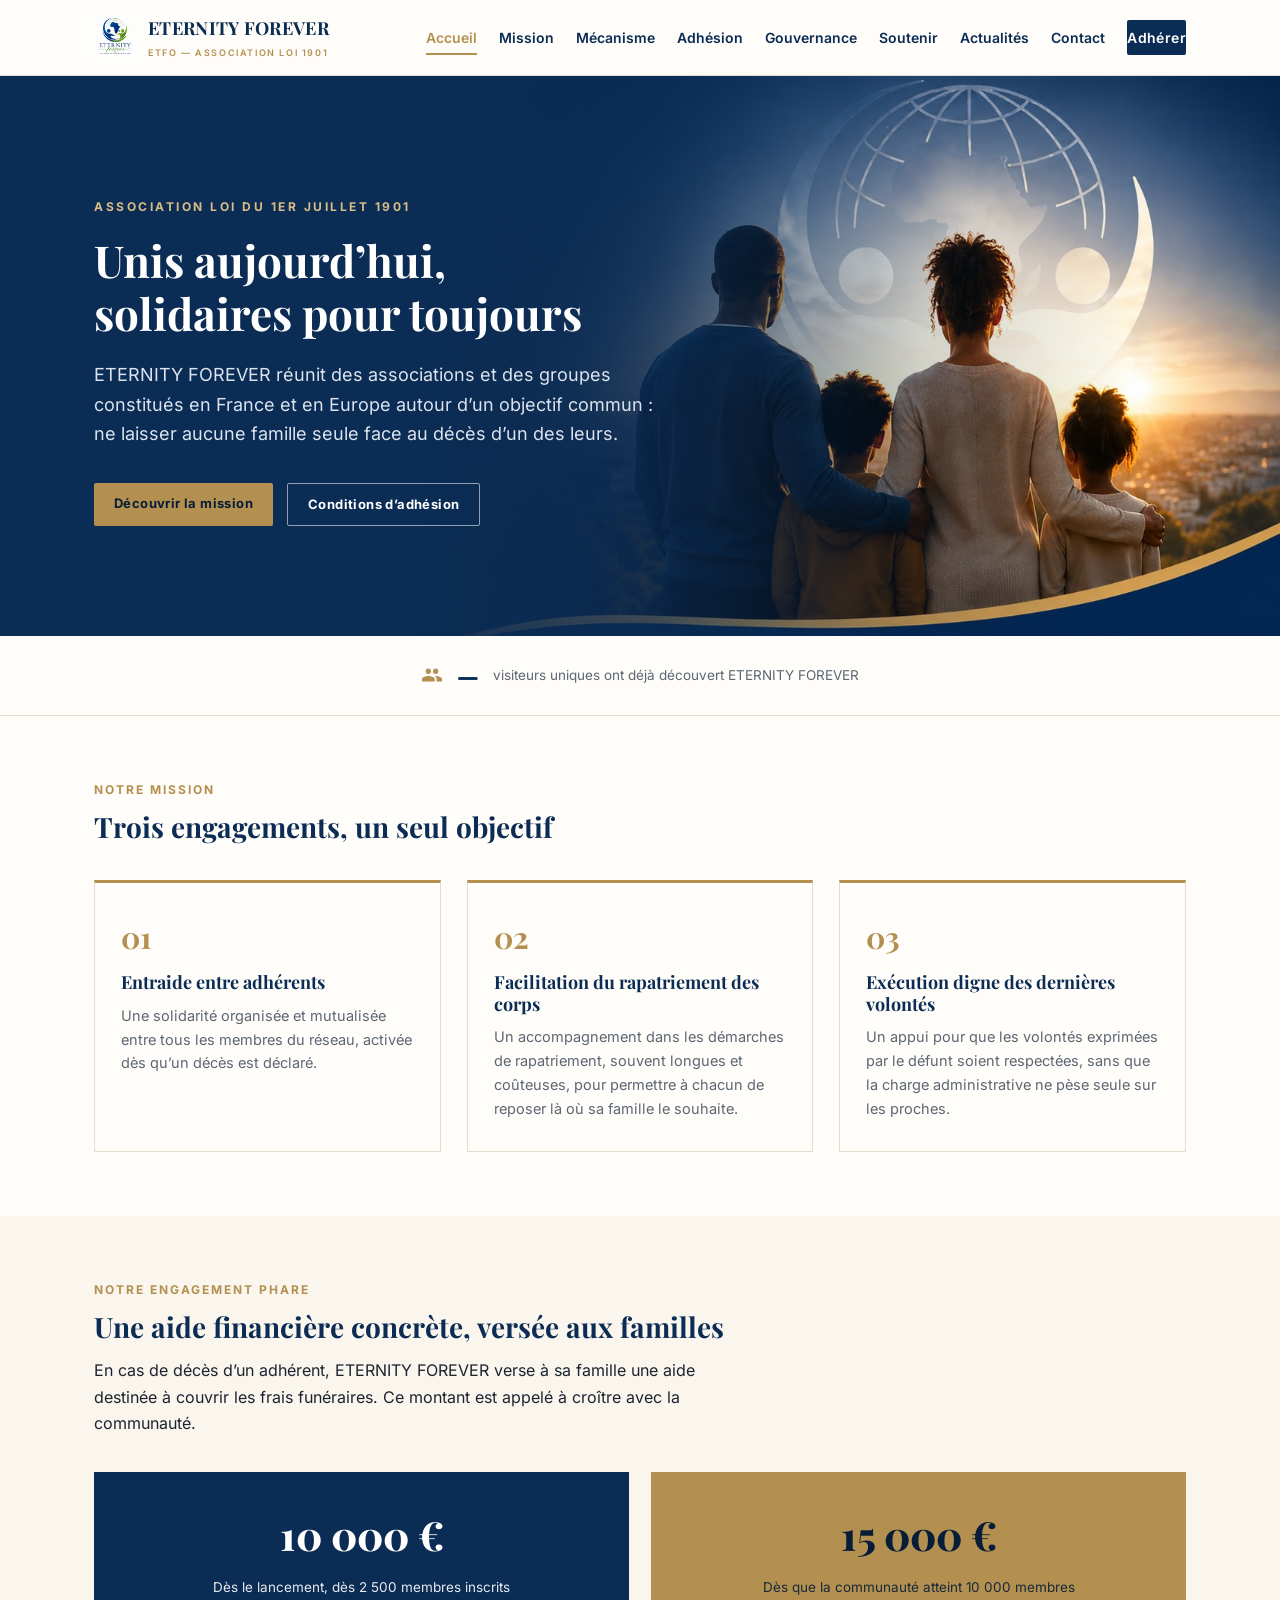
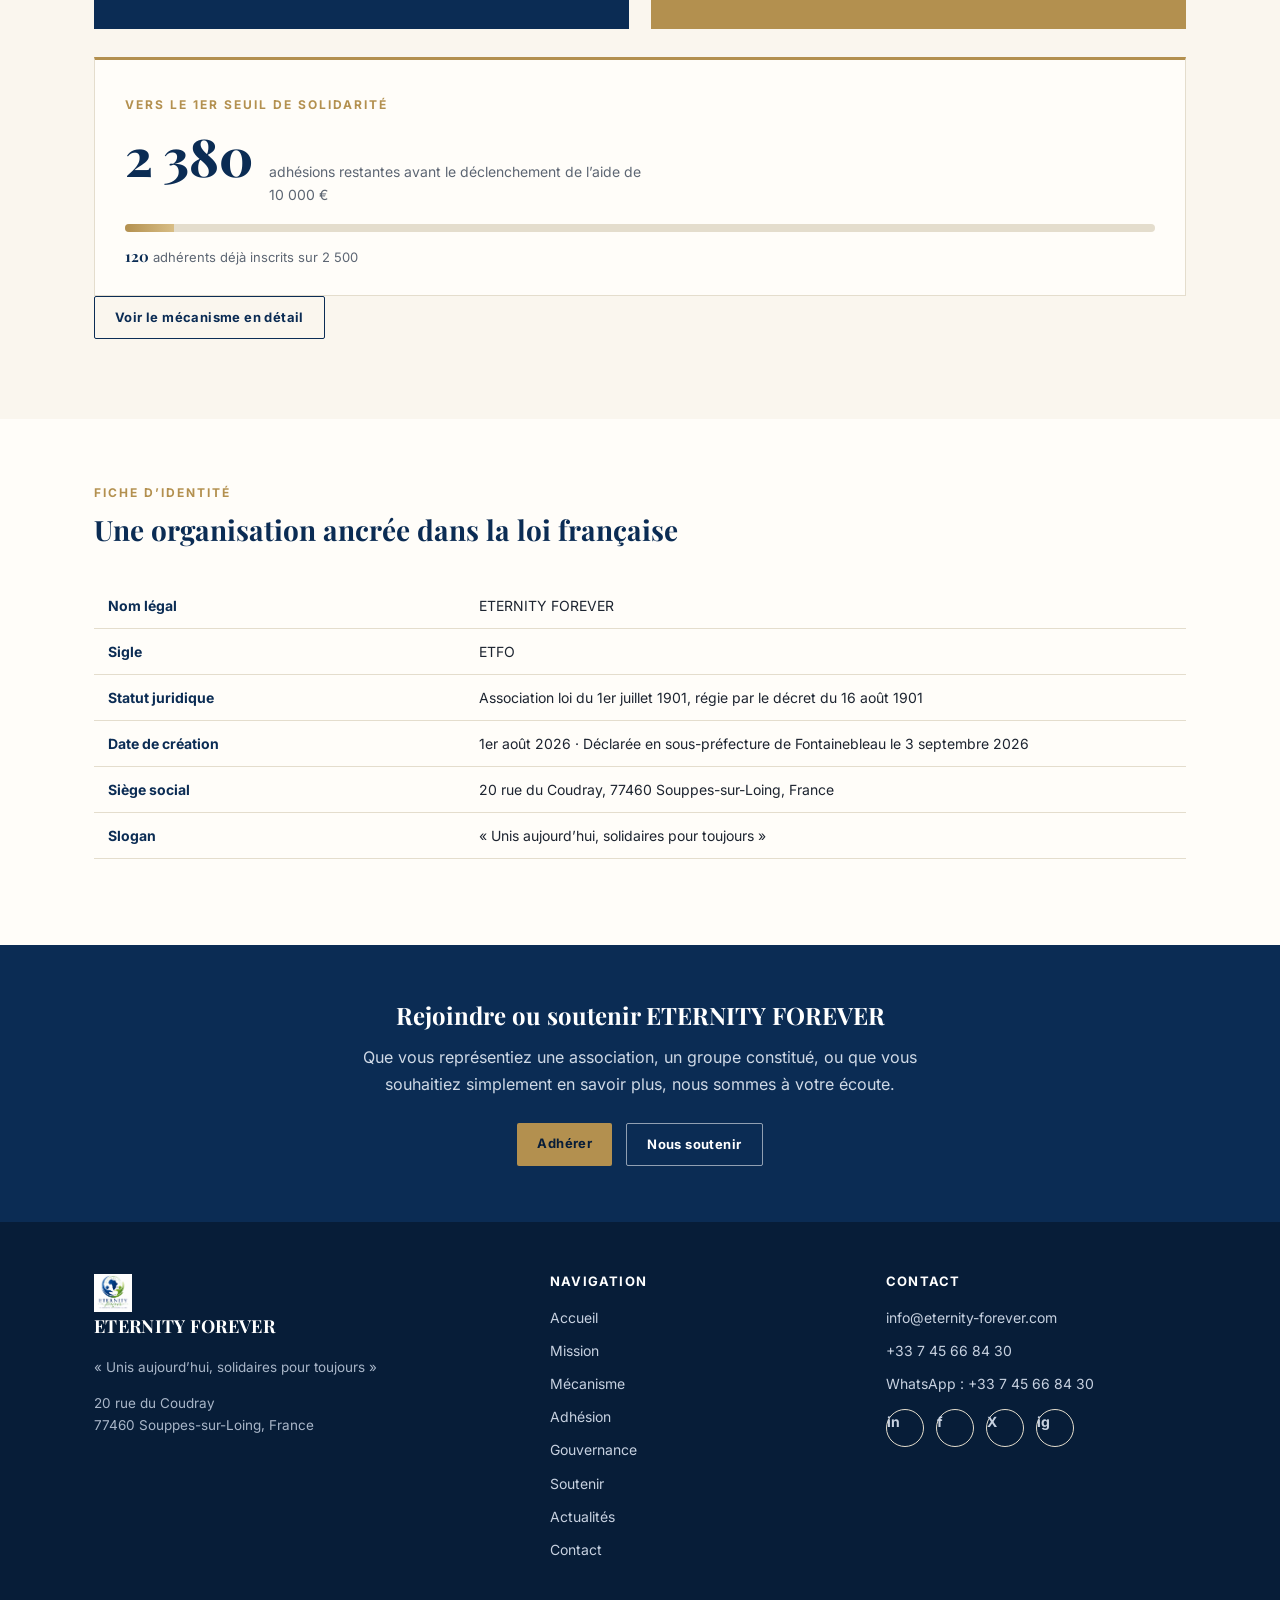
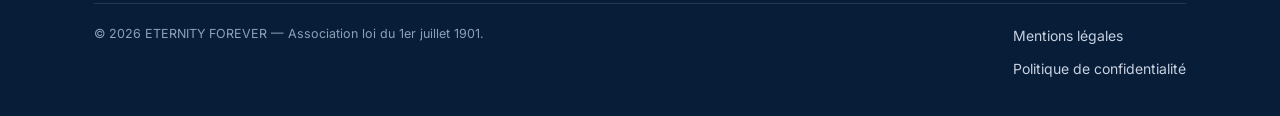
<file: index.html>
<!DOCTYPE html>
<html lang="fr">
<head>
<meta charset="UTF-8">
<meta name="viewport" content="width=device-width, initial-scale=1.0">
<title>ETERNITY FOREVER — Solidarité funéraire entre communautés</title>
<meta name="description" content="ETERNITY FOREVER (ETFO) est une association loi 1901 qui organise l'entraide funéraire entre associations et groupes en France et en Europe : rapatriement des corps, exécution digne des dernières volontés, aide financière aux familles.">
<link rel="canonical" href="https://eternity-forever.com/">
<meta name="robots" content="index, follow">
<link rel="icon" type="image/png" href="assets/favicon.png">
<link rel="stylesheet" href="assets/styles.css?v=1793369944541">

<meta property="og:type" content="website">
<meta property="og:site_name" content="ETERNITY FOREVER">
<meta property="og:title" content="ETERNITY FOREVER — Solidarité funéraire entre communautés">
<meta property="og:description" content="ETERNITY FOREVER (ETFO) est une association loi 1901 qui organise l'entraide funéraire entre associations et groupes en France et en Europe : rapatriement des corps, exécution digne des dernières volontés, aide financière aux familles.">
<meta property="og:url" content="https://eternity-forever.com/">
<meta property="og:image" content="https://eternity-forever.com/assets/cover.png">
<meta property="og:locale" content="fr_FR">
<meta name="twitter:card" content="summary_large_image">
<meta name="twitter:title" content="ETERNITY FOREVER — Solidarité funéraire entre communautés">
<meta name="twitter:description" content="ETERNITY FOREVER (ETFO) est une association loi 1901 qui organise l'entraide funéraire entre associations et groupes en France et en Europe : rapatriement des corps, exécution digne des dernières volontés, aide financière aux familles.">
<meta name="twitter:image" content="https://eternity-forever.com/assets/cover.png">

<script type="application/ld+json">
{
  "@context": "https://schema.org",
  "@type": "NGO",
  "name": "ETERNITY FOREVER",
  "alternateName": "ETFO",
  "url": "https://eternity-forever.com/",
  "logo": "https://eternity-forever.com/assets/logo.jpg",
  "email": "info@eternity-forever.com",
  "telephone": "+33 7 45 66 84 30",
  "slogan": "Unis aujourd\u2019hui, solidaires pour toujours",
  "address": {
    "@type": "PostalAddress",
    "streetAddress": "20 rue du Coudray",
    "postalCode": "77460",
    "addressLocality": "Souppes-sur-Loing",
    "addressCountry": "FR"
  }
}
</script>
</head>
<body>
<a href="#main" class="skip-link">Aller au contenu</a>
<header class="site-header">
    <div class="bar">
      <a href="index.html" class="brand">
        <img src="assets/logo.jpg" alt="Logo ETERNITY FOREVER">
        <span class="name">ETERNITY FOREVER<small>ETFO — Association loi 1901</small></span>
      </a>
      <button class="navtoggle" aria-label="Ouvrir le menu" aria-expanded="false">
        <span></span><span></span><span></span>
      </button>
      <nav class="mainnav">
        <a href="index.html" class="active" aria-current="page">Accueil</a>
        <a href="mission.html">Mission</a>
        <a href="mecanisme.html">Mécanisme</a>
        <a href="adhesion.html">Adhésion</a>
        <a href="gouvernance.html">Gouvernance</a>
        <a href="soutenir.html">Soutenir</a>
        <a href="actualites.html">Actualités</a>
        <a href="contact.html">Contact</a>
        <a href="adhesion.html" class="cta-btn">Adhérer</a>
      </nav>
    </div>
  </header>
<main id="main">

  <section class="hero">
    <div class="hero-inner">
      <div class="eyebrow">Association loi du 1er juillet 1901</div>
      <h1>Unis aujourd’hui,<br>solidaires pour toujours</h1>
      <p class="lead">ETERNITY FOREVER réunit des associations et des groupes constitués en France et en Europe autour d’un objectif commun : ne laisser aucune famille seule face au décès d’un des leurs.</p>
      <div class="actions">
        <a href="mission.html" class="cta-btn light">Découvrir la mission</a>
        <a href="adhesion.html" class="cta-btn outline">Conditions d’adhésion</a>
      </div>
    </div>
  </section>

  <section class="visitor-band">
    <div class="vb-inner">
      <span class="vb-icon" aria-hidden="true">
        <svg viewBox="0 0 24 24" fill="none" xmlns="http://www.w3.org/2000/svg"><path d="M16 11c1.66 0 2.99-1.34 2.99-3S17.66 5 16 5s-3 1.34-3 3 1.34 3 3 3zm-8 0c1.66 0 2.99-1.34 2.99-3S9.66 5 8 5 5 6.34 5 8s1.34 3 3 3zm0 2c-2.33 0-7 1.17-7 3.5V19h14v-2.5c0-2.33-4.67-3.5-7-3.5zm8 0c-.29 0-.62.02-.97.05 1.16.84 1.97 1.97 1.97 3.45V19h6v-2.5c0-2.33-4.67-3.5-7-3.5z" fill="currentColor"/></svg>
      </span>
      <span class="vb-count" id="visitor-count">—</span>
      <span class="vb-label">visiteurs uniques ont déjà découvert ETERNITY FOREVER</span>
    </div>
  </section>

  <section class="block">
    <div class="container">
      <div class="section-head">
        <div class="kicker">Notre mission</div>
        <h2>Trois engagements, un seul objectif</h2>
      </div>
      <div class="grid3">
        <div class="pillar">
          <div class="pnum">01</div>
          <h3>Entraide entre adhérents</h3>
          <p>Une solidarité organisée et mutualisée entre tous les membres du réseau, activée dès qu’un décès est déclaré.</p>
        </div>
        <div class="pillar">
          <div class="pnum">02</div>
          <h3>Facilitation du rapatriement des corps</h3>
          <p>Un accompagnement dans les démarches de rapatriement, souvent longues et coûteuses, pour permettre à chacun de reposer là où sa famille le souhaite.</p>
        </div>
        <div class="pillar">
          <div class="pnum">03</div>
          <h3>Exécution digne des dernières volontés</h3>
          <p>Un appui pour que les volontés exprimées par le défunt soient respectées, sans que la charge administrative ne pèse seule sur les proches.</p>
        </div>
      </div>
    </div>
  </section>

  <section class="block alt">
    <div class="container">
      <div class="section-head">
        <div class="kicker">Notre engagement phare</div>
        <h2>Une aide financière concrète, versée aux familles</h2>
        <p>En cas de décès d’un adhérent, ETERNITY FOREVER verse à sa famille une aide destinée à couvrir les frais funéraires. Ce montant est appelé à croître avec la communauté.</p>
      </div>
      <div class="stat-row">
        <div class="stat">
          <div class="amount">10 000 €</div>
          <div class="cond">Dès le lancement, dès 2 500 membres inscrits</div>
        </div>
        <div class="stat alt">
          <div class="amount">15 000 €</div>
          <div class="cond">Dès que la communauté atteint 10 000 membres</div>
        </div>
      </div>

      <div class="countdown-box">
        <span class="cd-kicker">VERS LE 1ER SEUIL DE SOLIDARITÉ</span>
        <div class="cd-figures">
          <span class="cd-number">2 380</span>
          <span class="cd-caption">adhésions restantes avant le déclenchement de l’aide de 10 000 €</span>
        </div>
        <div class="cd-bar-track"><div class="cd-bar-fill" style="width:4.8%"></div></div>
        <div class="cd-foot"><strong>120</strong> adhérents déjà inscrits sur 2 500</div>
      </div>

      <p><a href="mecanisme.html" class="cta-btn ghost">Voir le mécanisme en détail</a></p>
    </div>
  </section>

  <section class="block">
    <div class="container">
      <div class="section-head">
        <div class="kicker">Fiche d’identité</div>
        <h2>Une organisation ancrée dans la loi française</h2>
      </div>
      <table class="info">
        <tr><td class="k">Nom légal</td><td>ETERNITY FOREVER</td></tr>
        <tr><td class="k">Sigle</td><td>ETFO</td></tr>
        <tr><td class="k">Statut juridique</td><td>Association loi du 1er juillet 1901, régie par le décret du 16 août 1901</td></tr>
        <tr><td class="k">Date de création</td><td>1er août 2026 · Déclarée en sous-préfecture de Fontainebleau le 3 septembre 2026</td></tr>
        <tr><td class="k">Siège social</td><td>20 rue du Coudray, 77460 Souppes-sur-Loing, France</td></tr>
        <tr><td class="k">Slogan</td><td>« Unis aujourd’hui, solidaires pour toujours »</td></tr>
      </table>
    </div>
  </section>

  <section class="cta-band">
    <div class="container">
      <h2>Rejoindre ou soutenir ETERNITY FOREVER</h2>
      <p>Que vous représentiez une association, un groupe constitué, ou que vous souhaitiez simplement en savoir plus, nous sommes à votre écoute.</p>
      <div class="actions">
        <a href="adhesion.html" class="cta-btn light">Adhérer</a>
        <a href="soutenir.html" class="cta-btn outline">Nous soutenir</a>
      </div>
    </div>
  </section>

</main>
<footer class="site-footer">
    <div class="container">
      <div class="footer-grid">
        <div>
          <a href="index.html" class="brand" style="margin-bottom:14px;">
            <img src="assets/logo.jpg" alt="Logo ETERNITY FOREVER" style="height:38px;">
            <span class="name">ETERNITY FOREVER</span>
          </a>
          <p>« Unis aujourd’hui, solidaires pour toujours »</p>
          <p>20 rue du Coudray<br>77460 Souppes-sur-Loing, France</p>
        </div>
        <div>
          <h4>Navigation</h4>
          <a href="index.html">Accueil</a>
          <a href="mission.html">Mission</a>
          <a href="mecanisme.html">Mécanisme</a>
          <a href="adhesion.html">Adhésion</a>
          <a href="gouvernance.html">Gouvernance</a>
          <a href="soutenir.html">Soutenir</a>
          <a href="actualites.html">Actualités</a>
          <a href="contact.html">Contact</a>
        </div>
        <div>
          <h4>Contact</h4>
          <a href="mailto:info@eternity-forever.com">info@eternity-forever.com</a>
          <a href="tel:+33745668430">+33 7 45 66 84 30</a>
          <a href="https://wa.me/33745668430" target="_blank" rel="noopener">WhatsApp : +33 7 45 66 84 30</a>
          <div class="social-row" aria-label="Réseaux sociaux d'ETERNITY FOREVER">
            <a href="#" title="LinkedIn (lien à compléter)">in</a>
            <a href="#" title="Facebook (lien à compléter)">f</a>
            <a href="#" title="X (lien à compléter)">X</a>
            <a href="#" title="Instagram (lien à compléter)">ig</a>
          </div>
        </div>
      </div>
      <div class="footer-bottom">
        <span>© 2026 ETERNITY FOREVER — Association loi du 1er juillet 1901.</span>
        <span><a href="mentions-legales.html">Mentions légales</a><a href="confidentialite.html">Politique de confidentialité</a></span>
      </div>
    </div>
  </footer>
<script src="assets/main.js?v=1793369944541"></script>
</body>
</html>
</file>
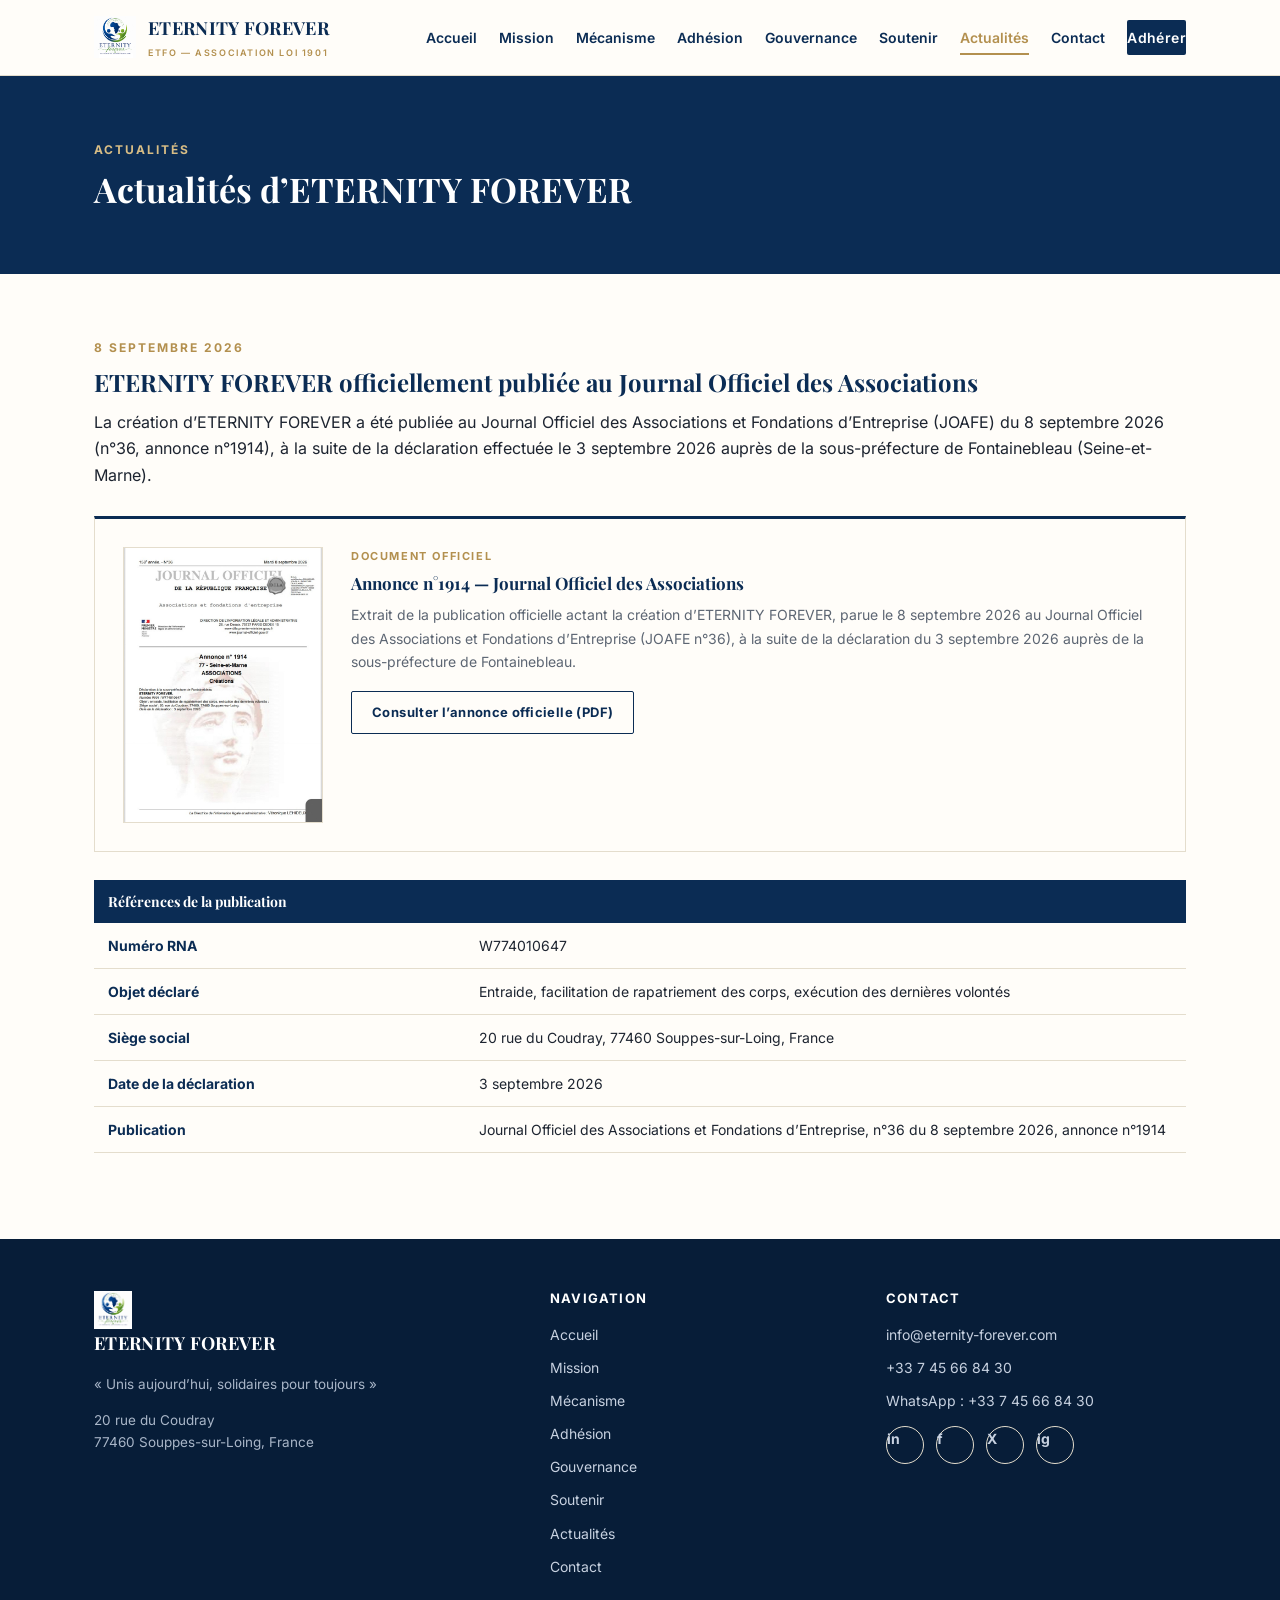
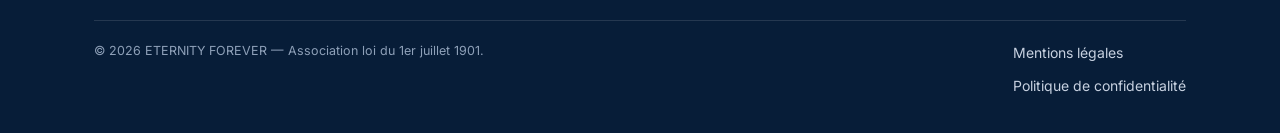
<file: actualites.html>
<!DOCTYPE html>
<html lang="fr">
<head>
<meta charset="UTF-8">
<meta name="viewport" content="width=device-width, initial-scale=1.0">
<title>Actualités | ETERNITY FOREVER</title>
<meta name="description" content="Les actualités d'ETERNITY FOREVER : publication de la création de l'association au Journal Officiel des Associations et Fondations d'Entreprise (8 septembre 2026).">
<link rel="canonical" href="https://eternity-forever.com/actualites.html">
<meta name="robots" content="index, follow">
<link rel="icon" type="image/png" href="assets/favicon.png">
<link rel="stylesheet" href="assets/styles.css?v=1793369944541">

<meta property="og:type" content="website">
<meta property="og:site_name" content="ETERNITY FOREVER">
<meta property="og:title" content="Actualités | ETERNITY FOREVER">
<meta property="og:description" content="Les actualités d'ETERNITY FOREVER : publication de la création de l'association au Journal Officiel des Associations et Fondations d'Entreprise (8 septembre 2026).">
<meta property="og:url" content="https://eternity-forever.com/actualites.html">
<meta property="og:image" content="https://eternity-forever.com/assets/cover.png">
<meta property="og:locale" content="fr_FR">
<meta name="twitter:card" content="summary_large_image">
<meta name="twitter:title" content="Actualités | ETERNITY FOREVER">
<meta name="twitter:description" content="Les actualités d'ETERNITY FOREVER : publication de la création de l'association au Journal Officiel des Associations et Fondations d'Entreprise (8 septembre 2026).">
<meta name="twitter:image" content="https://eternity-forever.com/assets/cover.png">

<script type="application/ld+json">
{
  "@context": "https://schema.org",
  "@type": "NGO",
  "name": "ETERNITY FOREVER",
  "alternateName": "ETFO",
  "url": "https://eternity-forever.com/",
  "logo": "https://eternity-forever.com/assets/logo.jpg",
  "email": "info@eternity-forever.com",
  "telephone": "+33 7 45 66 84 30",
  "slogan": "Unis aujourd\u2019hui, solidaires pour toujours",
  "address": {
    "@type": "PostalAddress",
    "streetAddress": "20 rue du Coudray",
    "postalCode": "77460",
    "addressLocality": "Souppes-sur-Loing",
    "addressCountry": "FR"
  }
}
</script>
</head>
<body>
<a href="#main" class="skip-link">Aller au contenu</a>
<header class="site-header">
    <div class="bar">
      <a href="index.html" class="brand">
        <img src="assets/logo.jpg" alt="Logo ETERNITY FOREVER">
        <span class="name">ETERNITY FOREVER<small>ETFO — Association loi 1901</small></span>
      </a>
      <button class="navtoggle" aria-label="Ouvrir le menu" aria-expanded="false">
        <span></span><span></span><span></span>
      </button>
      <nav class="mainnav">
        <a href="index.html">Accueil</a>
        <a href="mission.html">Mission</a>
        <a href="mecanisme.html">Mécanisme</a>
        <a href="adhesion.html">Adhésion</a>
        <a href="gouvernance.html">Gouvernance</a>
        <a href="soutenir.html">Soutenir</a>
        <a href="actualites.html" class="active" aria-current="page">Actualités</a>
        <a href="contact.html">Contact</a>
        <a href="adhesion.html" class="cta-btn">Adhérer</a>
      </nav>
    </div>
  </header>
<main id="main">

  <section class="page-hero">
    <div class="container">
      <div class="kicker" style="color:var(--gold-light);">Actualités</div>
      <h1>Actualités d’ETERNITY FOREVER</h1>
    </div>
  </section>
  <section class="block">
    <div class="container">
      <div class="kicker">8 septembre 2026</div>
      <h2>ETERNITY FOREVER officiellement publiée au Journal Officiel des Associations</h2>
      <p>La création d’ETERNITY FOREVER a été publiée au Journal Officiel des Associations et Fondations d’Entreprise (JOAFE) du 8 septembre 2026 (n°36, annonce n°1914), à la suite de la déclaration effectuée le 3 septembre 2026 auprès de la sous-préfecture de Fontainebleau (Seine-et-Marne).</p>

      <div class="doc-showcase">
        <a href="assets/documents/journal-officiel-declaration-2026-09-08.pdf" target="_blank" rel="noopener" class="doc-thumb">
          <img src="assets/documents/journal-officiel-declaration-2026-09-08.jpg" alt="Journal Officiel des Associations et Fondations d’Entreprise, n°36 du 8 septembre 2026 — annonce n°1914, création d’ETERNITY FOREVER" loading="lazy">
        </a>
        <div class="doc-info">
          <div class="doc-label">Document officiel</div>
          <h3>Annonce n°1914 — Journal Officiel des Associations</h3>
          <p>Extrait de la publication officielle actant la création d’ETERNITY FOREVER, parue le 8 septembre 2026 au Journal Officiel des Associations et Fondations d’Entreprise (JOAFE n°36), à la suite de la déclaration du 3 septembre 2026 auprès de la sous-préfecture de Fontainebleau.</p>
          <a href="assets/documents/journal-officiel-declaration-2026-09-08.pdf" class="cta-btn ghost" target="_blank" rel="noopener">Consulter l’annonce officielle (PDF)</a>
        </div>
      </div>

      <table class="info">
        <tr><th colspan="2">Références de la publication</th></tr>
        <tr><td class="k">Numéro RNA</td><td>W774010647</td></tr>
        <tr><td class="k">Objet déclaré</td><td>Entraide, facilitation de rapatriement des corps, exécution des dernières volontés</td></tr>
        <tr><td class="k">Siège social</td><td>20 rue du Coudray, 77460 Souppes-sur-Loing, France</td></tr>
        <tr><td class="k">Date de la déclaration</td><td>3 septembre 2026</td></tr>
        <tr><td class="k">Publication</td><td>Journal Officiel des Associations et Fondations d’Entreprise, n°36 du 8 septembre 2026, annonce n°1914</td></tr>
      </table>
    </div>
  </section>

</main>
<footer class="site-footer">
    <div class="container">
      <div class="footer-grid">
        <div>
          <a href="index.html" class="brand" style="margin-bottom:14px;">
            <img src="assets/logo.jpg" alt="Logo ETERNITY FOREVER" style="height:38px;">
            <span class="name">ETERNITY FOREVER</span>
          </a>
          <p>« Unis aujourd’hui, solidaires pour toujours »</p>
          <p>20 rue du Coudray<br>77460 Souppes-sur-Loing, France</p>
        </div>
        <div>
          <h4>Navigation</h4>
          <a href="index.html">Accueil</a>
          <a href="mission.html">Mission</a>
          <a href="mecanisme.html">Mécanisme</a>
          <a href="adhesion.html">Adhésion</a>
          <a href="gouvernance.html">Gouvernance</a>
          <a href="soutenir.html">Soutenir</a>
          <a href="actualites.html">Actualités</a>
          <a href="contact.html">Contact</a>
        </div>
        <div>
          <h4>Contact</h4>
          <a href="mailto:info@eternity-forever.com">info@eternity-forever.com</a>
          <a href="tel:+33745668430">+33 7 45 66 84 30</a>
          <a href="https://wa.me/33745668430" target="_blank" rel="noopener">WhatsApp : +33 7 45 66 84 30</a>
          <div class="social-row" aria-label="Réseaux sociaux d'ETERNITY FOREVER">
            <a href="#" title="LinkedIn (lien à compléter)">in</a>
            <a href="#" title="Facebook (lien à compléter)">f</a>
            <a href="#" title="X (lien à compléter)">X</a>
            <a href="#" title="Instagram (lien à compléter)">ig</a>
          </div>
        </div>
      </div>
      <div class="footer-bottom">
        <span>© 2026 ETERNITY FOREVER — Association loi du 1er juillet 1901.</span>
        <span><a href="mentions-legales.html">Mentions légales</a><a href="confidentialite.html">Politique de confidentialité</a></span>
      </div>
    </div>
  </footer>
<script src="assets/main.js?v=1793369944541"></script>
</body>
</html>
</file>
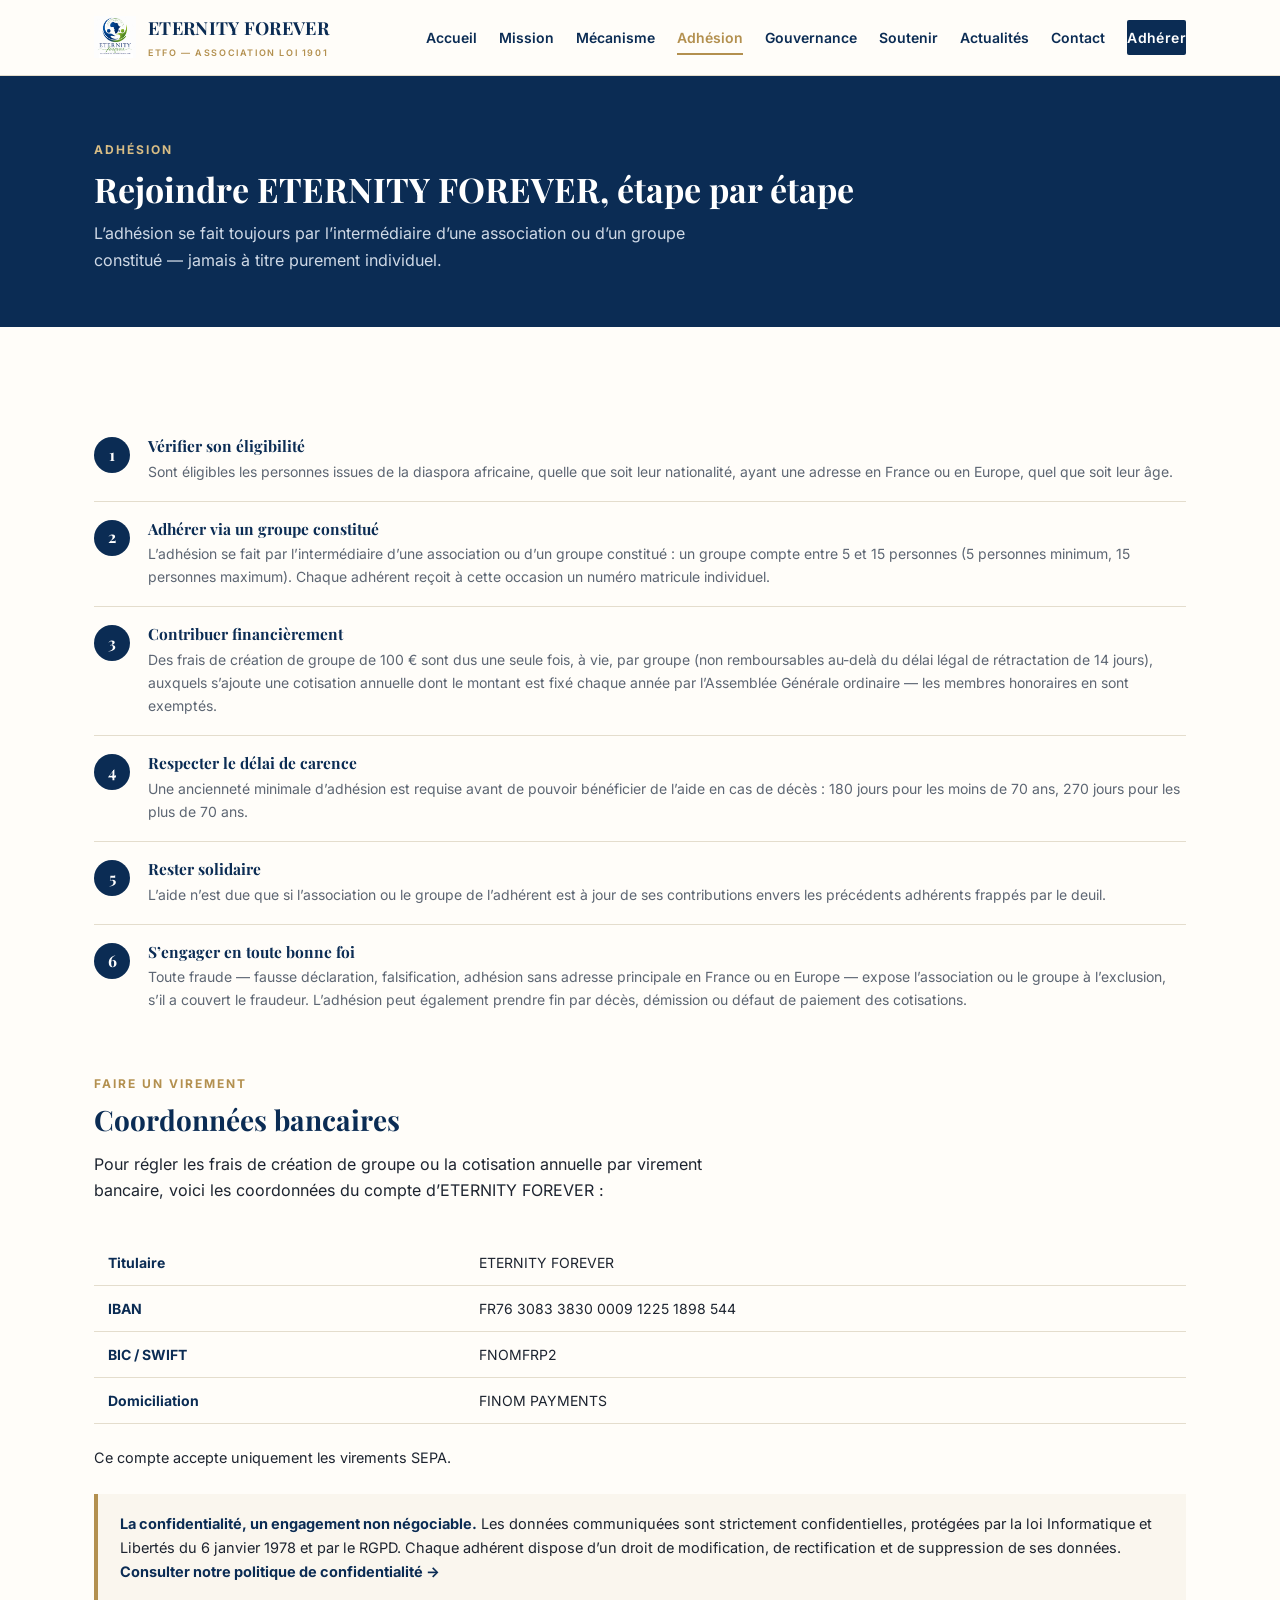
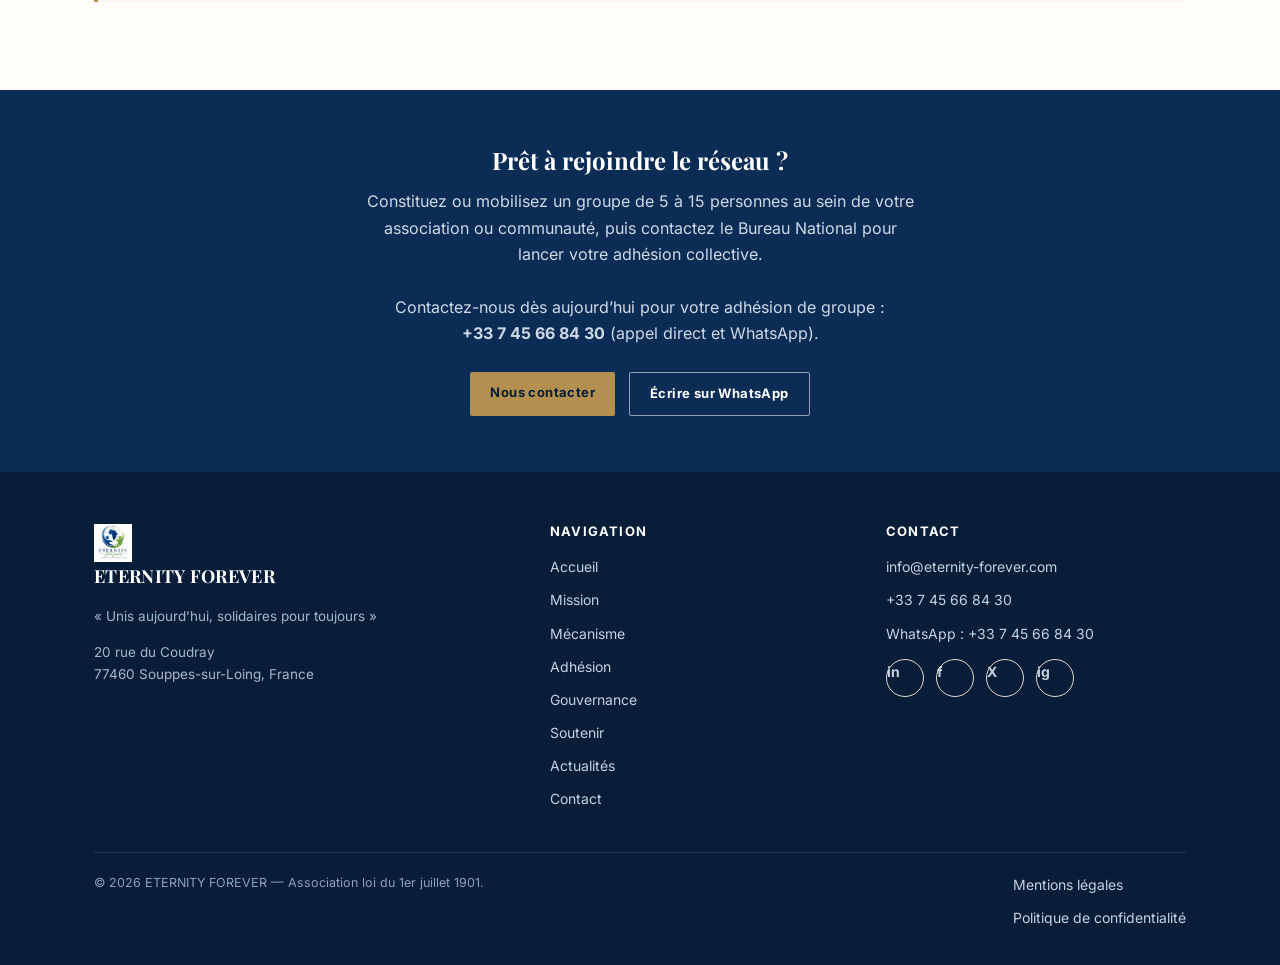
<file: adhesion.html>
<!DOCTYPE html>
<html lang="fr">
<head>
<meta charset="UTF-8">
<meta name="viewport" content="width=device-width, initial-scale=1.0">
<title>Adhésion | ETERNITY FOREVER</title>
<meta name="description" content="Comment adhérer à ETERNITY FOREVER : conditions d'éligibilité (diaspora africaine en France et en Europe), groupes de 5 à 15 personnes, frais de création de groupe de 100 €, délai de carence et engagements de solidarité.">
<link rel="canonical" href="https://eternity-forever.com/adhesion.html">
<meta name="robots" content="index, follow">
<link rel="icon" type="image/png" href="assets/favicon.png">
<link rel="stylesheet" href="assets/styles.css?v=1793369944541">

<meta property="og:type" content="website">
<meta property="og:site_name" content="ETERNITY FOREVER">
<meta property="og:title" content="Adhésion | ETERNITY FOREVER">
<meta property="og:description" content="Comment adhérer à ETERNITY FOREVER : conditions d'éligibilité (diaspora africaine en France et en Europe), groupes de 5 à 15 personnes, frais de création de groupe de 100 €, délai de carence et engagements de solidarité.">
<meta property="og:url" content="https://eternity-forever.com/adhesion.html">
<meta property="og:image" content="https://eternity-forever.com/assets/cover.png">
<meta property="og:locale" content="fr_FR">
<meta name="twitter:card" content="summary_large_image">
<meta name="twitter:title" content="Adhésion | ETERNITY FOREVER">
<meta name="twitter:description" content="Comment adhérer à ETERNITY FOREVER : conditions d'éligibilité (diaspora africaine en France et en Europe), groupes de 5 à 15 personnes, frais de création de groupe de 100 €, délai de carence et engagements de solidarité.">
<meta name="twitter:image" content="https://eternity-forever.com/assets/cover.png">

<script type="application/ld+json">
{
  "@context": "https://schema.org",
  "@type": "NGO",
  "name": "ETERNITY FOREVER",
  "alternateName": "ETFO",
  "url": "https://eternity-forever.com/",
  "logo": "https://eternity-forever.com/assets/logo.jpg",
  "email": "info@eternity-forever.com",
  "telephone": "+33 7 45 66 84 30",
  "slogan": "Unis aujourd\u2019hui, solidaires pour toujours",
  "address": {
    "@type": "PostalAddress",
    "streetAddress": "20 rue du Coudray",
    "postalCode": "77460",
    "addressLocality": "Souppes-sur-Loing",
    "addressCountry": "FR"
  }
}
</script>
</head>
<body>
<a href="#main" class="skip-link">Aller au contenu</a>
<header class="site-header">
    <div class="bar">
      <a href="index.html" class="brand">
        <img src="assets/logo.jpg" alt="Logo ETERNITY FOREVER">
        <span class="name">ETERNITY FOREVER<small>ETFO — Association loi 1901</small></span>
      </a>
      <button class="navtoggle" aria-label="Ouvrir le menu" aria-expanded="false">
        <span></span><span></span><span></span>
      </button>
      <nav class="mainnav">
        <a href="index.html">Accueil</a>
        <a href="mission.html">Mission</a>
        <a href="mecanisme.html">Mécanisme</a>
        <a href="adhesion.html" class="active" aria-current="page">Adhésion</a>
        <a href="gouvernance.html">Gouvernance</a>
        <a href="soutenir.html">Soutenir</a>
        <a href="actualites.html">Actualités</a>
        <a href="contact.html">Contact</a>
        <a href="adhesion.html" class="cta-btn">Adhérer</a>
      </nav>
    </div>
  </header>
<main id="main">

  <section class="page-hero">
    <div class="container">
      <div class="kicker" style="color:var(--gold-light);">Adhésion</div>
      <h1>Rejoindre ETERNITY FOREVER, étape par étape</h1>
      <p>L’adhésion se fait toujours par l’intermédiaire d’une association ou d’un groupe constitué — jamais à titre purement individuel.</p>
    </div>
  </section>

  <section class="block">
    <div class="container">
      <div class="steps">
        <div class="step-item">
          <div class="sn">1</div>
          <div><h4>Vérifier son éligibilité</h4><p>Sont éligibles les personnes issues de la diaspora africaine, quelle que soit leur nationalité, ayant une adresse en France ou en Europe, quel que soit leur âge.</p></div>
        </div>
        <div class="step-item">
          <div class="sn">2</div>
          <div><h4>Adhérer via un groupe constitué</h4><p>L’adhésion se fait par l’intermédiaire d’une association ou d’un groupe constitué : un groupe compte entre 5 et 15 personnes (5 personnes minimum, 15 personnes maximum). Chaque adhérent reçoit à cette occasion un numéro matricule individuel.</p></div>
        </div>
        <div class="step-item">
          <div class="sn">3</div>
          <div><h4>Contribuer financièrement</h4><p>Des frais de création de groupe de 100 € sont dus une seule fois, à vie, par groupe (non remboursables au-delà du délai légal de rétractation de 14 jours), auxquels s’ajoute une cotisation annuelle dont le montant est fixé chaque année par l’Assemblée Générale ordinaire — les membres honoraires en sont exemptés.</p></div>
        </div>
        <div class="step-item">
          <div class="sn">4</div>
          <div><h4>Respecter le délai de carence</h4><p>Une ancienneté minimale d’adhésion est requise avant de pouvoir bénéficier de l’aide en cas de décès : 180 jours pour les moins de 70 ans, 270 jours pour les plus de 70 ans.</p></div>
        </div>
        <div class="step-item">
          <div class="sn">5</div>
          <div><h4>Rester solidaire</h4><p>L’aide n’est due que si l’association ou le groupe de l’adhérent est à jour de ses contributions envers les précédents adhérents frappés par le deuil.</p></div>
        </div>
        <div class="step-item">
          <div class="sn">6</div>
          <div><h4>S’engager en toute bonne foi</h4><p>Toute fraude — fausse déclaration, falsification, adhésion sans adresse principale en France ou en Europe — expose l’association ou le groupe à l’exclusion, s’il a couvert le fraudeur. L’adhésion peut également prendre fin par décès, démission ou défaut de paiement des cotisations.</p></div>
        </div>
      </div>

      <div class="section-head" style="margin-top:44px;">
        <div class="kicker">Faire un virement</div>
        <h2>Coordonnées bancaires</h2>
        <p>Pour régler les frais de création de groupe ou la cotisation annuelle par virement bancaire, voici les coordonnées du compte d’ETERNITY FOREVER :</p>
      </div>
      <table class="info">
        <tr><td class="k">Titulaire</td><td>ETERNITY FOREVER</td></tr>
        <tr><td class="k">IBAN</td><td>FR76 3083 3830 0009 1225 1898 544</td></tr>
        <tr><td class="k">BIC / SWIFT</td><td>FNOMFRP2</td></tr>
        <tr><td class="k">Domiciliation</td><td>FINOM PAYMENTS</td></tr>
      </table>
      <p style="margin-top:10px; font-size:.9em;">Ce compte accepte uniquement les virements SEPA.</p>

      <div class="callout"><b>La confidentialité, un engagement non négociable.</b> Les données communiquées sont strictement confidentielles, protégées par la loi Informatique et Libertés du 6 janvier 1978 et par le RGPD. Chaque adhérent dispose d’un droit de modification, de rectification et de suppression de ses données. <a href="confidentialite.html" style="color:var(--navy); font-weight:700;">Consulter notre politique de confidentialité →</a></div>
    </div>
  </section>

  <section class="cta-band">
    <div class="container">
      <h2>Prêt à rejoindre le réseau&nbsp;?</h2>
      <p>Constituez ou mobilisez un groupe de 5 à 15 personnes au sein de votre association ou communauté, puis contactez le Bureau National pour lancer votre adhésion collective.</p>
      <p>Contactez-nous dès aujourd’hui pour votre adhésion de groupe : <strong style="white-space:nowrap;">+33 7 45 66 84 30</strong> (appel direct et WhatsApp).</p>
      <div class="actions">
        <a href="contact.html" class="cta-btn light">Nous contacter</a>
        <a href="https://wa.me/33745668430" class="cta-btn outline" target="_blank" rel="noopener">Écrire sur WhatsApp</a>
      </div>
    </div>
  </section>

</main>
<footer class="site-footer">
    <div class="container">
      <div class="footer-grid">
        <div>
          <a href="index.html" class="brand" style="margin-bottom:14px;">
            <img src="assets/logo.jpg" alt="Logo ETERNITY FOREVER" style="height:38px;">
            <span class="name">ETERNITY FOREVER</span>
          </a>
          <p>« Unis aujourd’hui, solidaires pour toujours »</p>
          <p>20 rue du Coudray<br>77460 Souppes-sur-Loing, France</p>
        </div>
        <div>
          <h4>Navigation</h4>
          <a href="index.html">Accueil</a>
          <a href="mission.html">Mission</a>
          <a href="mecanisme.html">Mécanisme</a>
          <a href="adhesion.html">Adhésion</a>
          <a href="gouvernance.html">Gouvernance</a>
          <a href="soutenir.html">Soutenir</a>
          <a href="actualites.html">Actualités</a>
          <a href="contact.html">Contact</a>
        </div>
        <div>
          <h4>Contact</h4>
          <a href="mailto:info@eternity-forever.com">info@eternity-forever.com</a>
          <a href="tel:+33745668430">+33 7 45 66 84 30</a>
          <a href="https://wa.me/33745668430" target="_blank" rel="noopener">WhatsApp : +33 7 45 66 84 30</a>
          <div class="social-row" aria-label="Réseaux sociaux d'ETERNITY FOREVER">
            <a href="#" title="LinkedIn (lien à compléter)">in</a>
            <a href="#" title="Facebook (lien à compléter)">f</a>
            <a href="#" title="X (lien à compléter)">X</a>
            <a href="#" title="Instagram (lien à compléter)">ig</a>
          </div>
        </div>
      </div>
      <div class="footer-bottom">
        <span>© 2026 ETERNITY FOREVER — Association loi du 1er juillet 1901.</span>
        <span><a href="mentions-legales.html">Mentions légales</a><a href="confidentialite.html">Politique de confidentialité</a></span>
      </div>
    </div>
  </footer>
<script src="assets/main.js?v=1793369944541"></script>
</body>
</html>
</file>
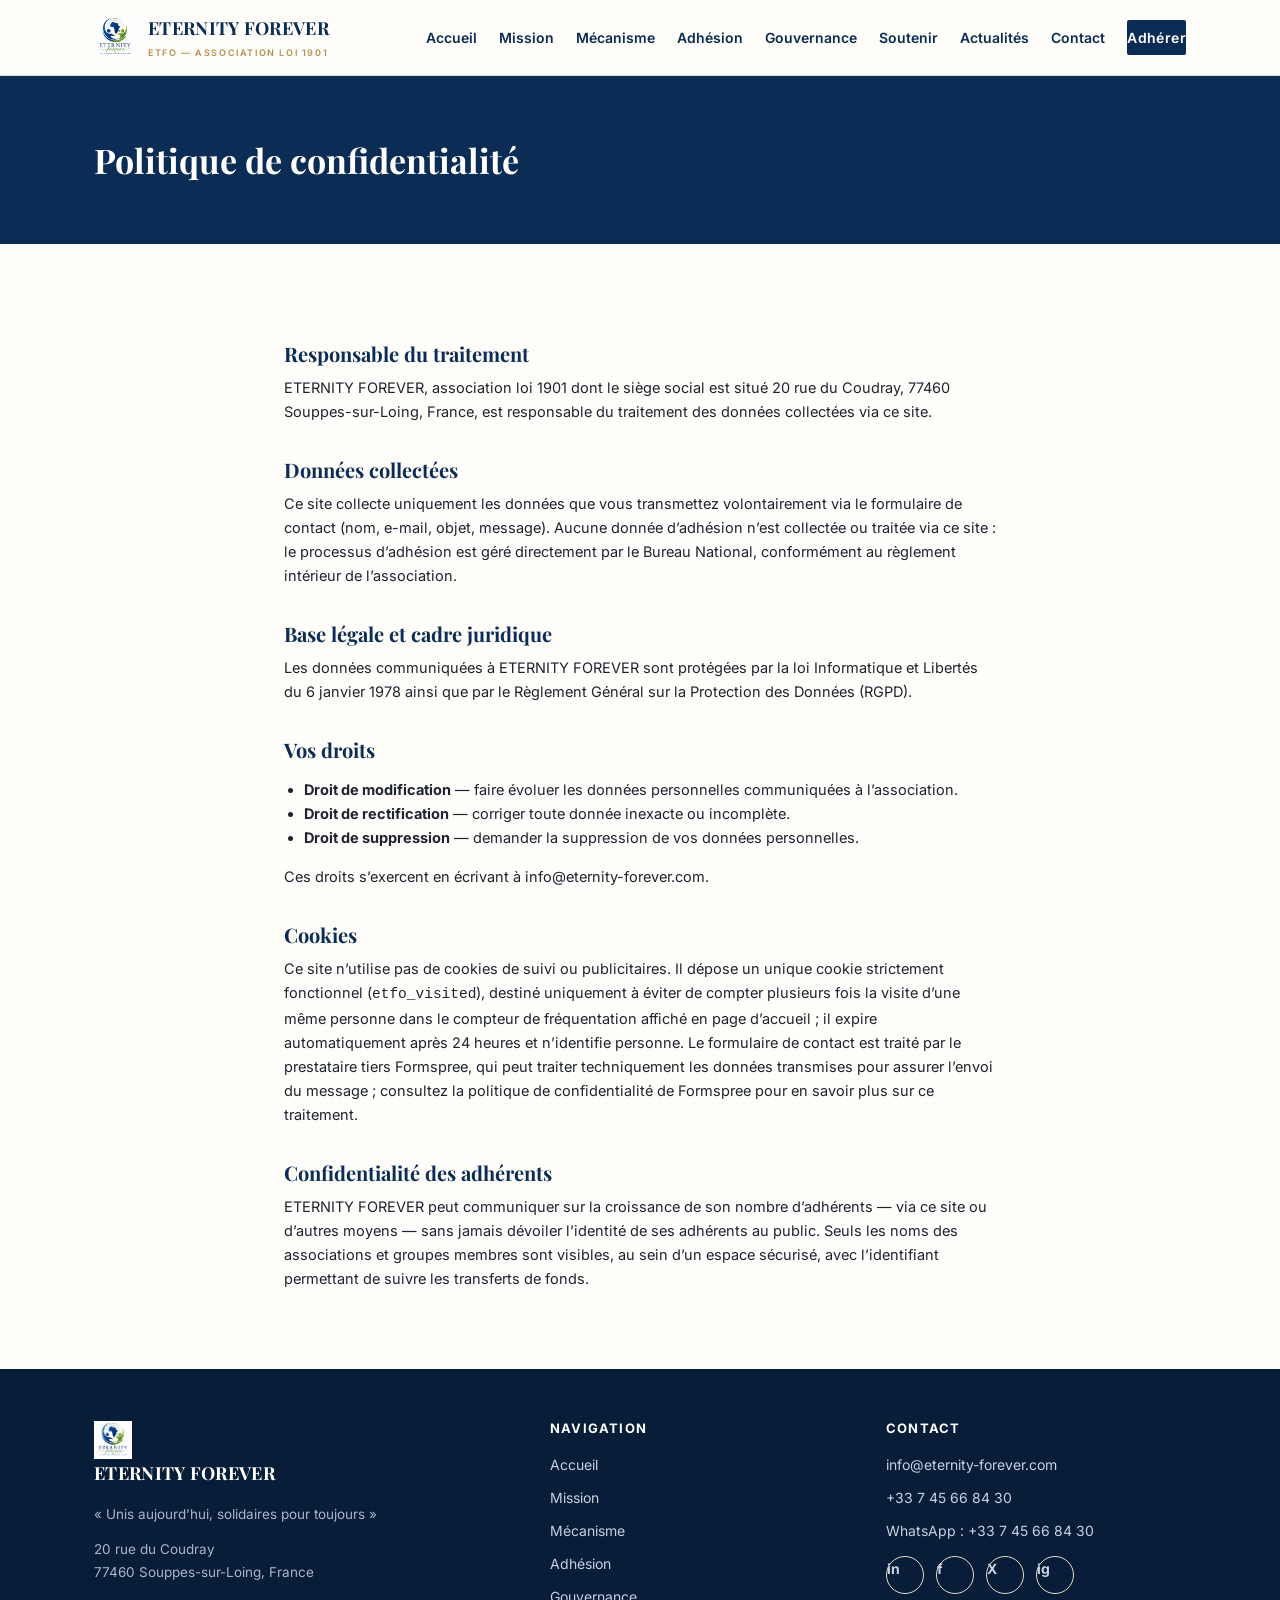
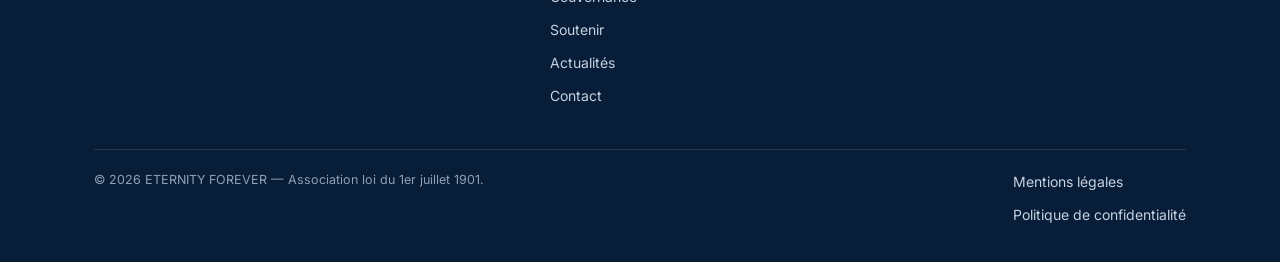
<file: confidentialite.html>
<!DOCTYPE html>
<html lang="fr">
<head>
<meta charset="UTF-8">
<meta name="viewport" content="width=device-width, initial-scale=1.0">
<title>Politique de confidentialité | ETERNITY FOREVER</title>
<meta name="description" content="Politique de confidentialité et protection des données personnelles d'ETERNITY FOREVER.">
<link rel="canonical" href="https://eternity-forever.com/confidentialite.html">
<meta name="robots" content="index, follow">
<link rel="icon" type="image/png" href="assets/favicon.png">
<link rel="stylesheet" href="assets/styles.css?v=1793369944541">

<meta property="og:type" content="website">
<meta property="og:site_name" content="ETERNITY FOREVER">
<meta property="og:title" content="Politique de confidentialité | ETERNITY FOREVER">
<meta property="og:description" content="Politique de confidentialité et protection des données personnelles d'ETERNITY FOREVER.">
<meta property="og:url" content="https://eternity-forever.com/confidentialite.html">
<meta property="og:image" content="https://eternity-forever.com/assets/cover.png">
<meta property="og:locale" content="fr_FR">
<meta name="twitter:card" content="summary_large_image">
<meta name="twitter:title" content="Politique de confidentialité | ETERNITY FOREVER">
<meta name="twitter:description" content="Politique de confidentialité et protection des données personnelles d'ETERNITY FOREVER.">
<meta name="twitter:image" content="https://eternity-forever.com/assets/cover.png">

<script type="application/ld+json">
{
  "@context": "https://schema.org",
  "@type": "NGO",
  "name": "ETERNITY FOREVER",
  "alternateName": "ETFO",
  "url": "https://eternity-forever.com/",
  "logo": "https://eternity-forever.com/assets/logo.jpg",
  "email": "info@eternity-forever.com",
  "telephone": "+33 7 45 66 84 30",
  "slogan": "Unis aujourd\u2019hui, solidaires pour toujours",
  "address": {
    "@type": "PostalAddress",
    "streetAddress": "20 rue du Coudray",
    "postalCode": "77460",
    "addressLocality": "Souppes-sur-Loing",
    "addressCountry": "FR"
  }
}
</script>
</head>
<body>
<a href="#main" class="skip-link">Aller au contenu</a>
<header class="site-header">
    <div class="bar">
      <a href="index.html" class="brand">
        <img src="assets/logo.jpg" alt="Logo ETERNITY FOREVER">
        <span class="name">ETERNITY FOREVER<small>ETFO — Association loi 1901</small></span>
      </a>
      <button class="navtoggle" aria-label="Ouvrir le menu" aria-expanded="false">
        <span></span><span></span><span></span>
      </button>
      <nav class="mainnav">
        <a href="index.html">Accueil</a>
        <a href="mission.html">Mission</a>
        <a href="mecanisme.html">Mécanisme</a>
        <a href="adhesion.html">Adhésion</a>
        <a href="gouvernance.html">Gouvernance</a>
        <a href="soutenir.html">Soutenir</a>
        <a href="actualites.html">Actualités</a>
        <a href="contact.html">Contact</a>
        <a href="adhesion.html" class="cta-btn">Adhérer</a>
      </nav>
    </div>
  </header>
<main id="main">

  <section class="page-hero">
    <div class="container"><h1>Politique de confidentialité</h1></div>
  </section>
  <section class="block">
    <div class="container legal-content">
      <h2>Responsable du traitement</h2>
      <p>ETERNITY FOREVER, association loi 1901 dont le siège social est situé 20 rue du Coudray, 77460 Souppes-sur-Loing, France, est responsable du traitement des données collectées via ce site.</p>

      <h2>Données collectées</h2>
      <p>Ce site collecte uniquement les données que vous transmettez volontairement via le formulaire de contact (nom, e-mail, objet, message). Aucune donnée d’adhésion n’est collectée ou traitée via ce site : le processus d’adhésion est géré directement par le Bureau National, conformément au règlement intérieur de l’association.</p>

      <h2>Base légale et cadre juridique</h2>
      <p>Les données communiquées à ETERNITY FOREVER sont protégées par la loi Informatique et Libertés du 6 janvier 1978 ainsi que par le Règlement Général sur la Protection des Données (RGPD).</p>

      <h2>Vos droits</h2>
      <ul>
        <li><strong>Droit de modification</strong> — faire évoluer les données personnelles communiquées à l’association.</li>
        <li><strong>Droit de rectification</strong> — corriger toute donnée inexacte ou incomplète.</li>
        <li><strong>Droit de suppression</strong> — demander la suppression de vos données personnelles.</li>
      </ul>
      <p>Ces droits s’exercent en écrivant à <a href="mailto:info@eternity-forever.com">info@eternity-forever.com</a>.</p>

      <h2>Cookies</h2>
      <p>Ce site n’utilise pas de cookies de suivi ou publicitaires. Il dépose un unique cookie strictement fonctionnel (<code>etfo_visited</code>), destiné uniquement à éviter de compter plusieurs fois la visite d’une même personne dans le compteur de fréquentation affiché en page d’accueil ; il expire automatiquement après 24 heures et n’identifie personne. Le formulaire de contact est traité par le prestataire tiers Formspree, qui peut traiter techniquement les données transmises pour assurer l’envoi du message ; consultez la politique de confidentialité de Formspree pour en savoir plus sur ce traitement.</p>

      <h2>Confidentialité des adhérents</h2>
      <p>ETERNITY FOREVER peut communiquer sur la croissance de son nombre d’adhérents — via ce site ou d’autres moyens — sans jamais dévoiler l’identité de ses adhérents au public. Seuls les noms des associations et groupes membres sont visibles, au sein d’un espace sécurisé, avec l’identifiant permettant de suivre les transferts de fonds.</p>
    </div>
  </section>

</main>
<footer class="site-footer">
    <div class="container">
      <div class="footer-grid">
        <div>
          <a href="index.html" class="brand" style="margin-bottom:14px;">
            <img src="assets/logo.jpg" alt="Logo ETERNITY FOREVER" style="height:38px;">
            <span class="name">ETERNITY FOREVER</span>
          </a>
          <p>« Unis aujourd’hui, solidaires pour toujours »</p>
          <p>20 rue du Coudray<br>77460 Souppes-sur-Loing, France</p>
        </div>
        <div>
          <h4>Navigation</h4>
          <a href="index.html">Accueil</a>
          <a href="mission.html">Mission</a>
          <a href="mecanisme.html">Mécanisme</a>
          <a href="adhesion.html">Adhésion</a>
          <a href="gouvernance.html">Gouvernance</a>
          <a href="soutenir.html">Soutenir</a>
          <a href="actualites.html">Actualités</a>
          <a href="contact.html">Contact</a>
        </div>
        <div>
          <h4>Contact</h4>
          <a href="mailto:info@eternity-forever.com">info@eternity-forever.com</a>
          <a href="tel:+33745668430">+33 7 45 66 84 30</a>
          <a href="https://wa.me/33745668430" target="_blank" rel="noopener">WhatsApp : +33 7 45 66 84 30</a>
          <div class="social-row" aria-label="Réseaux sociaux d'ETERNITY FOREVER">
            <a href="#" title="LinkedIn (lien à compléter)">in</a>
            <a href="#" title="Facebook (lien à compléter)">f</a>
            <a href="#" title="X (lien à compléter)">X</a>
            <a href="#" title="Instagram (lien à compléter)">ig</a>
          </div>
        </div>
      </div>
      <div class="footer-bottom">
        <span>© 2026 ETERNITY FOREVER — Association loi du 1er juillet 1901.</span>
        <span><a href="mentions-legales.html">Mentions légales</a><a href="confidentialite.html">Politique de confidentialité</a></span>
      </div>
    </div>
  </footer>
<script src="assets/main.js?v=1793369944541"></script>
</body>
</html>
</file>
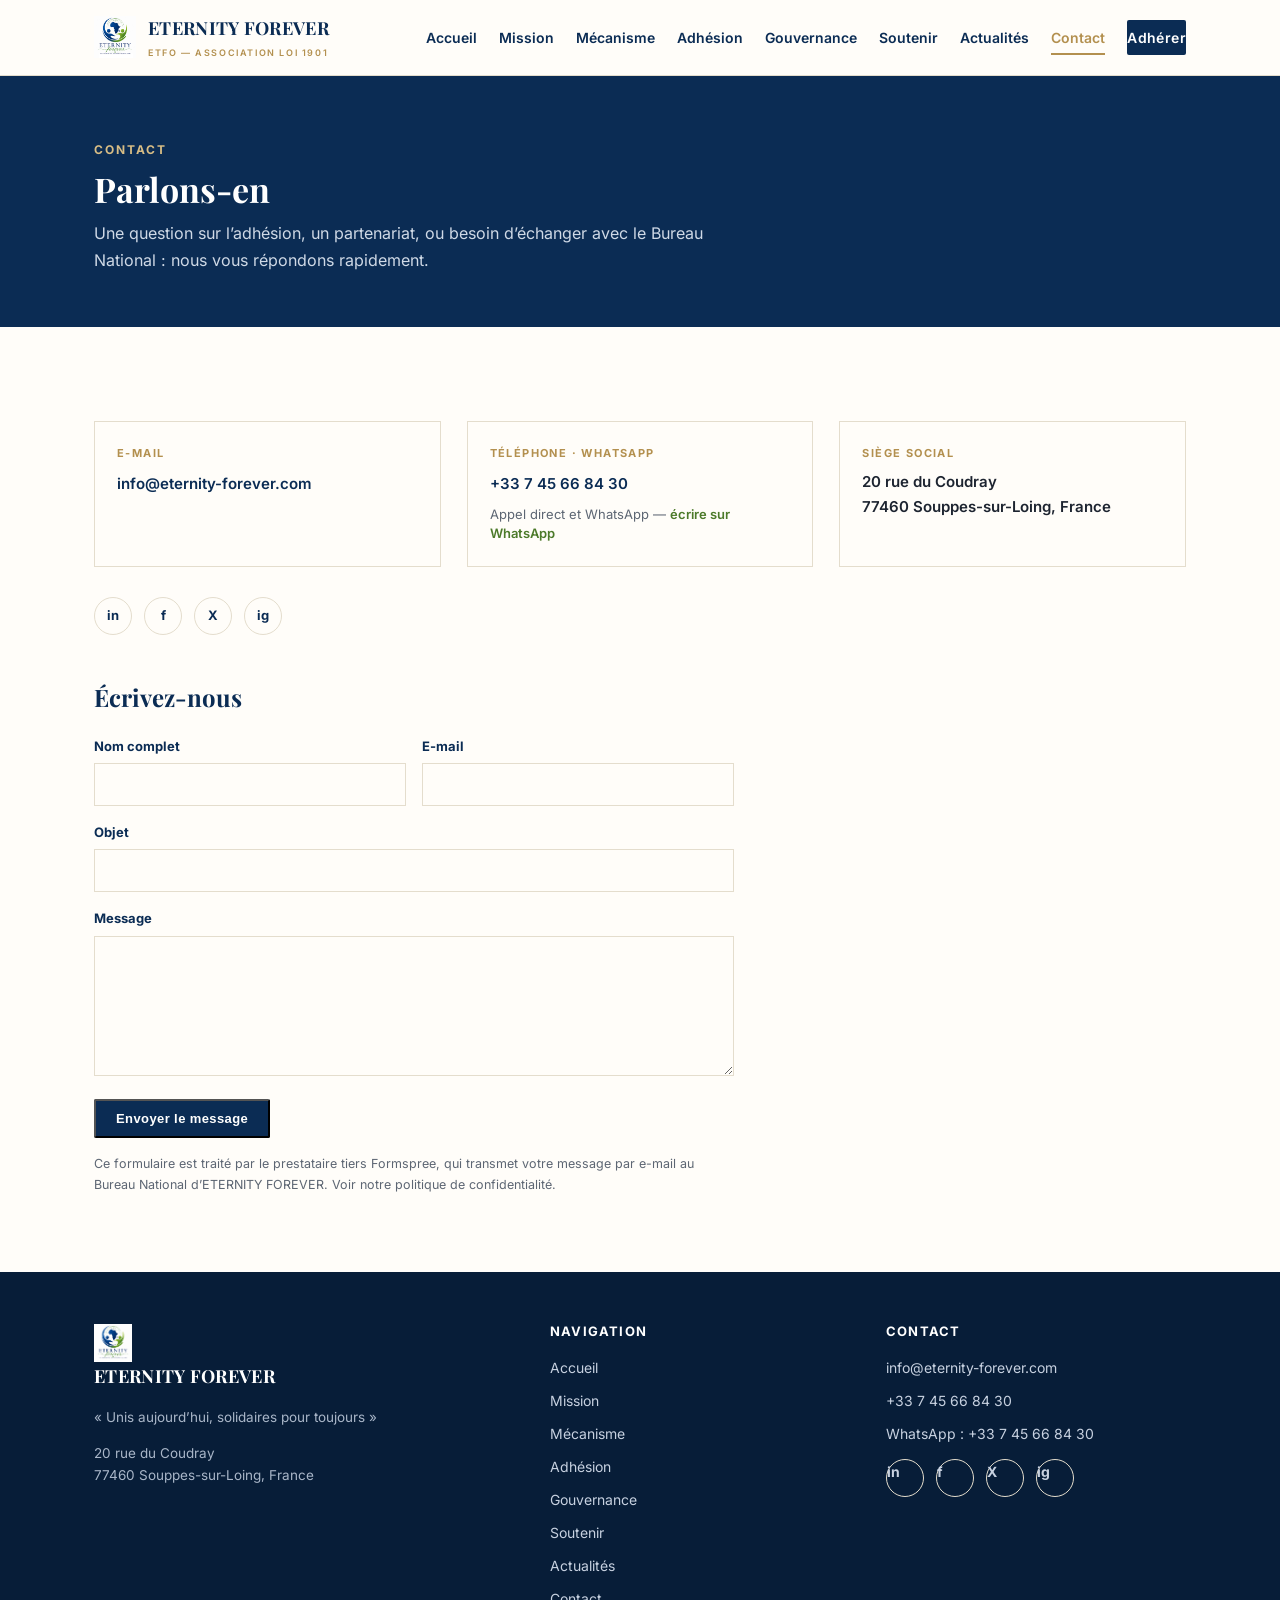
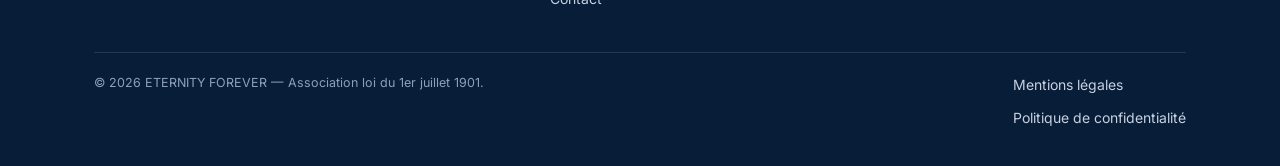
<file: contact.html>
<!DOCTYPE html>
<html lang="fr">
<head>
<meta charset="UTF-8">
<meta name="viewport" content="width=device-width, initial-scale=1.0">
<title>Contact | ETERNITY FOREVER</title>
<meta name="description" content="Contactez ETERNITY FOREVER par e-mail, téléphone ou via notre formulaire en ligne.">
<link rel="canonical" href="https://eternity-forever.com/contact.html">
<meta name="robots" content="index, follow">
<link rel="icon" type="image/png" href="assets/favicon.png">
<link rel="stylesheet" href="assets/styles.css?v=1793369944541">

<meta property="og:type" content="website">
<meta property="og:site_name" content="ETERNITY FOREVER">
<meta property="og:title" content="Contact | ETERNITY FOREVER">
<meta property="og:description" content="Contactez ETERNITY FOREVER par e-mail, téléphone ou via notre formulaire en ligne.">
<meta property="og:url" content="https://eternity-forever.com/contact.html">
<meta property="og:image" content="https://eternity-forever.com/assets/cover.png">
<meta property="og:locale" content="fr_FR">
<meta name="twitter:card" content="summary_large_image">
<meta name="twitter:title" content="Contact | ETERNITY FOREVER">
<meta name="twitter:description" content="Contactez ETERNITY FOREVER par e-mail, téléphone ou via notre formulaire en ligne.">
<meta name="twitter:image" content="https://eternity-forever.com/assets/cover.png">

<script type="application/ld+json">
{
  "@context": "https://schema.org",
  "@type": "NGO",
  "name": "ETERNITY FOREVER",
  "alternateName": "ETFO",
  "url": "https://eternity-forever.com/",
  "logo": "https://eternity-forever.com/assets/logo.jpg",
  "email": "info@eternity-forever.com",
  "telephone": "+33 7 45 66 84 30",
  "slogan": "Unis aujourd\u2019hui, solidaires pour toujours",
  "address": {
    "@type": "PostalAddress",
    "streetAddress": "20 rue du Coudray",
    "postalCode": "77460",
    "addressLocality": "Souppes-sur-Loing",
    "addressCountry": "FR"
  }
}
</script>
</head>
<body>
<a href="#main" class="skip-link">Aller au contenu</a>
<header class="site-header">
    <div class="bar">
      <a href="index.html" class="brand">
        <img src="assets/logo.jpg" alt="Logo ETERNITY FOREVER">
        <span class="name">ETERNITY FOREVER<small>ETFO — Association loi 1901</small></span>
      </a>
      <button class="navtoggle" aria-label="Ouvrir le menu" aria-expanded="false">
        <span></span><span></span><span></span>
      </button>
      <nav class="mainnav">
        <a href="index.html">Accueil</a>
        <a href="mission.html">Mission</a>
        <a href="mecanisme.html">Mécanisme</a>
        <a href="adhesion.html">Adhésion</a>
        <a href="gouvernance.html">Gouvernance</a>
        <a href="soutenir.html">Soutenir</a>
        <a href="actualites.html">Actualités</a>
        <a href="contact.html" class="active" aria-current="page">Contact</a>
        <a href="adhesion.html" class="cta-btn">Adhérer</a>
      </nav>
    </div>
  </header>
<main id="main">

  <section class="page-hero">
    <div class="container">
      <div class="kicker" style="color:var(--gold-light);">Contact</div>
      <h1>Parlons-en</h1>
      <p>Une question sur l’adhésion, un partenariat, ou besoin d’échanger avec le Bureau National : nous vous répondons rapidement.</p>
    </div>
  </section>

  <section class="block">
    <div class="container">
      <div class="contact-grid">
        <div class="contact-card">
          <div class="lbl">E-mail</div>
          <a class="val" href="mailto:info@eternity-forever.com">info@eternity-forever.com</a>
        </div>
        <div class="contact-card">
          <div class="lbl">Téléphone · WhatsApp</div>
          <a class="val" href="tel:+33745668430">+33 7 45 66 84 30</a>
          <div class="note">Appel direct et WhatsApp — <a href="https://wa.me/33745668430" target="_blank" rel="noopener">écrire sur WhatsApp</a></div>
        </div>
        <div class="contact-card">
          <div class="lbl">Siège social</div>
          <div class="val">20 rue du Coudray<br>77460 Souppes-sur-Loing, France</div>
        </div>
      </div>

      <div class="social-row" aria-label="Réseaux sociaux d'ETERNITY FOREVER">
        <a href="#" title="LinkedIn (lien à compléter)">in</a>
        <a href="#" title="Facebook (lien à compléter)">f</a>
        <a href="#" title="X (lien à compléter)">X</a>
        <a href="#" title="Instagram (lien à compléter)">ig</a>
      </div>

      <h2 style="margin-top:48px;">Écrivez-nous</h2>
      <form class="contact-form" action="https://formspree.io/f/VOTRE_ID_FORMSPREE" method="POST">
        <div class="form-row2">
          <div>
            <label for="name">Nom complet</label>
            <input type="text" id="name" name="name" required>
          </div>
          <div>
            <label for="email">E-mail</label>
            <input type="email" id="email" name="email" required>
          </div>
        </div>
        <div>
          <label for="subject">Objet</label>
          <input type="text" id="subject" name="subject" required>
        </div>
        <div>
          <label for="message">Message</label>
          <textarea id="message" name="message" required></textarea>
        </div>
        <button type="submit" class="cta-btn">Envoyer le message</button>
        <p class="form-note">Ce formulaire est traité par le prestataire tiers Formspree, qui transmet votre message par e-mail au Bureau National d’ETERNITY FOREVER. Voir notre <a href="confidentialite.html">politique de confidentialité</a>.</p>
      </form>
    </div>
  </section>

</main>
<footer class="site-footer">
    <div class="container">
      <div class="footer-grid">
        <div>
          <a href="index.html" class="brand" style="margin-bottom:14px;">
            <img src="assets/logo.jpg" alt="Logo ETERNITY FOREVER" style="height:38px;">
            <span class="name">ETERNITY FOREVER</span>
          </a>
          <p>« Unis aujourd’hui, solidaires pour toujours »</p>
          <p>20 rue du Coudray<br>77460 Souppes-sur-Loing, France</p>
        </div>
        <div>
          <h4>Navigation</h4>
          <a href="index.html">Accueil</a>
          <a href="mission.html">Mission</a>
          <a href="mecanisme.html">Mécanisme</a>
          <a href="adhesion.html">Adhésion</a>
          <a href="gouvernance.html">Gouvernance</a>
          <a href="soutenir.html">Soutenir</a>
          <a href="actualites.html">Actualités</a>
          <a href="contact.html">Contact</a>
        </div>
        <div>
          <h4>Contact</h4>
          <a href="mailto:info@eternity-forever.com">info@eternity-forever.com</a>
          <a href="tel:+33745668430">+33 7 45 66 84 30</a>
          <a href="https://wa.me/33745668430" target="_blank" rel="noopener">WhatsApp : +33 7 45 66 84 30</a>
          <div class="social-row" aria-label="Réseaux sociaux d'ETERNITY FOREVER">
            <a href="#" title="LinkedIn (lien à compléter)">in</a>
            <a href="#" title="Facebook (lien à compléter)">f</a>
            <a href="#" title="X (lien à compléter)">X</a>
            <a href="#" title="Instagram (lien à compléter)">ig</a>
          </div>
        </div>
      </div>
      <div class="footer-bottom">
        <span>© 2026 ETERNITY FOREVER — Association loi du 1er juillet 1901.</span>
        <span><a href="mentions-legales.html">Mentions légales</a><a href="confidentialite.html">Politique de confidentialité</a></span>
      </div>
    </div>
  </footer>
<script src="assets/main.js?v=1793369944541"></script>
</body>
</html>
</file>
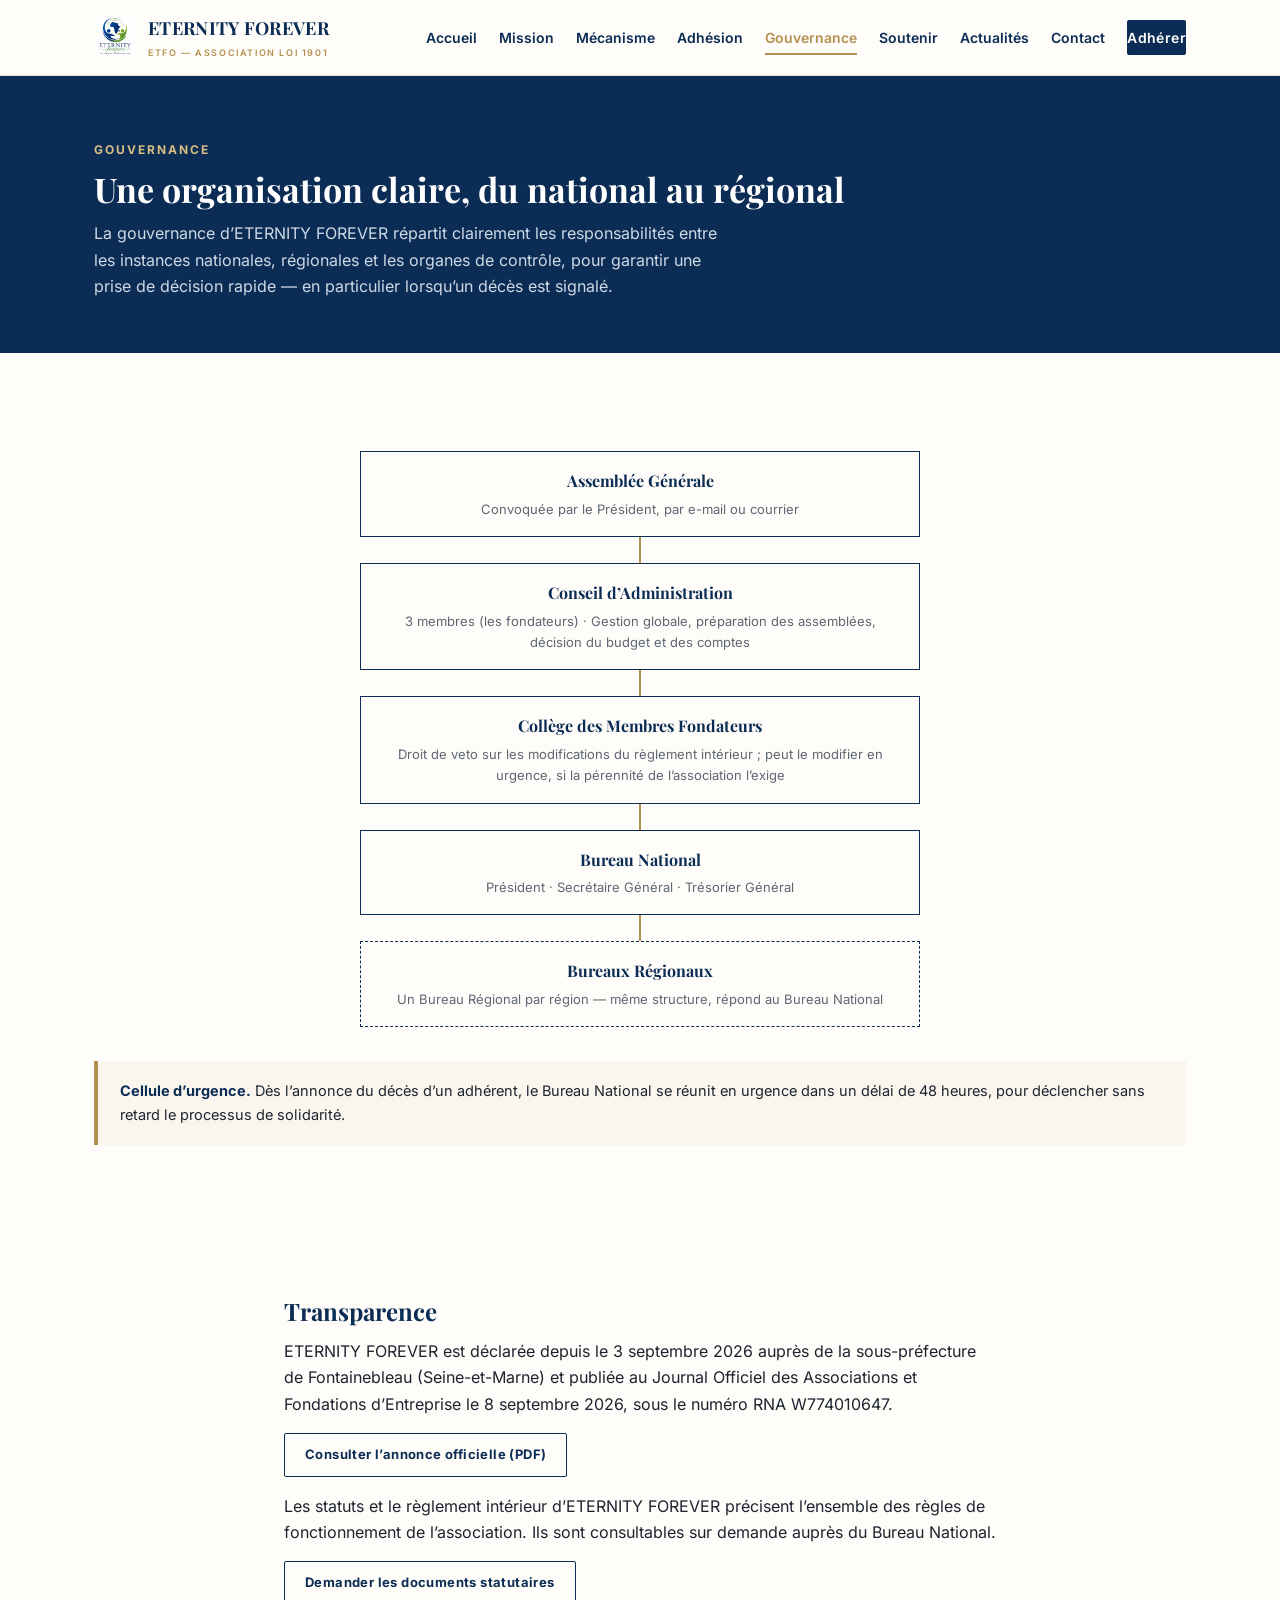
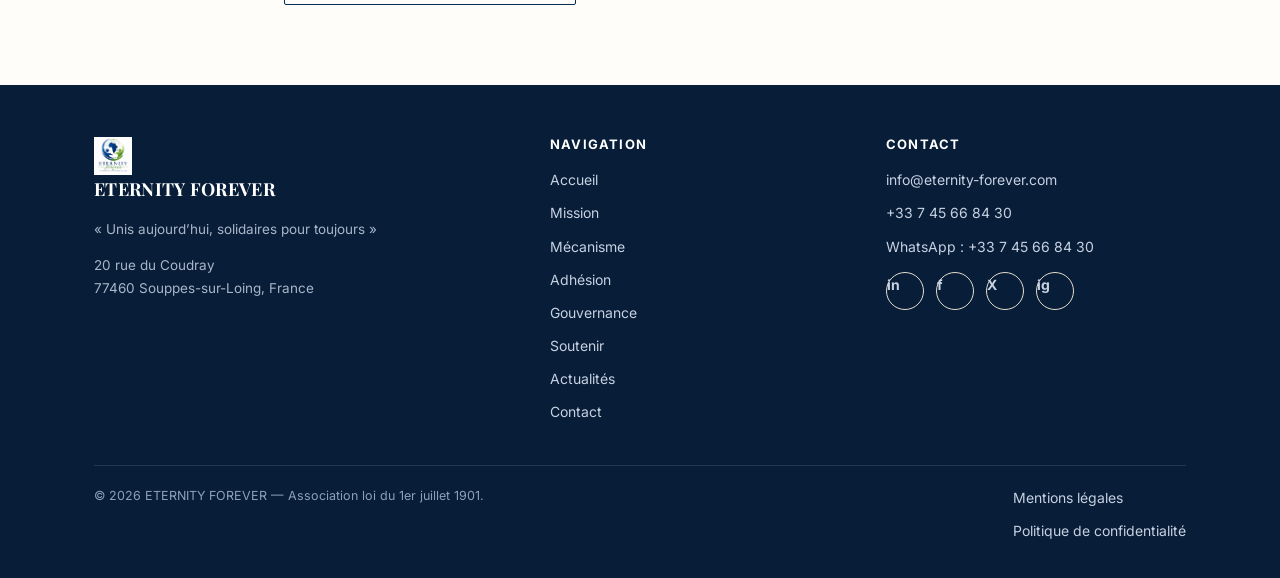
<file: gouvernance.html>
<!DOCTYPE html>
<html lang="fr">
<head>
<meta charset="UTF-8">
<meta name="viewport" content="width=device-width, initial-scale=1.0">
<title>Gouvernance | ETERNITY FOREVER</title>
<meta name="description" content="La gouvernance d'ETERNITY FOREVER : Assemblée Générale, Conseil d'Administration et Bureau National.">
<link rel="canonical" href="https://eternity-forever.com/gouvernance.html">
<meta name="robots" content="index, follow">
<link rel="icon" type="image/png" href="assets/favicon.png">
<link rel="stylesheet" href="assets/styles.css?v=1793369944541">

<meta property="og:type" content="website">
<meta property="og:site_name" content="ETERNITY FOREVER">
<meta property="og:title" content="Gouvernance | ETERNITY FOREVER">
<meta property="og:description" content="La gouvernance d'ETERNITY FOREVER : Assemblée Générale, Conseil d'Administration et Bureau National.">
<meta property="og:url" content="https://eternity-forever.com/gouvernance.html">
<meta property="og:image" content="https://eternity-forever.com/assets/cover.png">
<meta property="og:locale" content="fr_FR">
<meta name="twitter:card" content="summary_large_image">
<meta name="twitter:title" content="Gouvernance | ETERNITY FOREVER">
<meta name="twitter:description" content="La gouvernance d'ETERNITY FOREVER : Assemblée Générale, Conseil d'Administration et Bureau National.">
<meta name="twitter:image" content="https://eternity-forever.com/assets/cover.png">

<script type="application/ld+json">
{
  "@context": "https://schema.org",
  "@type": "NGO",
  "name": "ETERNITY FOREVER",
  "alternateName": "ETFO",
  "url": "https://eternity-forever.com/",
  "logo": "https://eternity-forever.com/assets/logo.jpg",
  "email": "info@eternity-forever.com",
  "telephone": "+33 7 45 66 84 30",
  "slogan": "Unis aujourd\u2019hui, solidaires pour toujours",
  "address": {
    "@type": "PostalAddress",
    "streetAddress": "20 rue du Coudray",
    "postalCode": "77460",
    "addressLocality": "Souppes-sur-Loing",
    "addressCountry": "FR"
  }
}
</script>
</head>
<body>
<a href="#main" class="skip-link">Aller au contenu</a>
<header class="site-header">
    <div class="bar">
      <a href="index.html" class="brand">
        <img src="assets/logo.jpg" alt="Logo ETERNITY FOREVER">
        <span class="name">ETERNITY FOREVER<small>ETFO — Association loi 1901</small></span>
      </a>
      <button class="navtoggle" aria-label="Ouvrir le menu" aria-expanded="false">
        <span></span><span></span><span></span>
      </button>
      <nav class="mainnav">
        <a href="index.html">Accueil</a>
        <a href="mission.html">Mission</a>
        <a href="mecanisme.html">Mécanisme</a>
        <a href="adhesion.html">Adhésion</a>
        <a href="gouvernance.html" class="active" aria-current="page">Gouvernance</a>
        <a href="soutenir.html">Soutenir</a>
        <a href="actualites.html">Actualités</a>
        <a href="contact.html">Contact</a>
        <a href="adhesion.html" class="cta-btn">Adhérer</a>
      </nav>
    </div>
  </header>
<main id="main">

  <section class="page-hero">
    <div class="container">
      <div class="kicker" style="color:var(--gold-light);">Gouvernance</div>
      <h1>Une organisation claire, du national au régional</h1>
      <p>La gouvernance d’ETERNITY FOREVER répartit clairement les responsabilités entre les instances nationales, régionales et les organes de contrôle, pour garantir une prise de décision rapide — en particulier lorsqu’un décès est signalé.</p>
    </div>
  </section>

  <section class="block">
    <div class="container">
      <div class="org">
        <div class="org-box"><div class="t">Assemblée Générale</div><div class="s">Convoquée par le Président, par e-mail ou courrier</div></div>
        <div class="org-connector"></div>
        <div class="org-box"><div class="t">Conseil d’Administration</div><div class="s">3 membres (les fondateurs) · Gestion globale, préparation des assemblées, décision du budget et des comptes</div></div>
        <div class="org-connector"></div>
        <div class="org-box"><div class="t">Collège des Membres Fondateurs</div><div class="s">Droit de veto sur les modifications du règlement intérieur ; peut le modifier en urgence, si la pérennité de l’association l’exige</div></div>
        <div class="org-connector"></div>
        <div class="org-box"><div class="t">Bureau National</div><div class="s">Président · Secrétaire Général · Trésorier Général</div></div>
        <div class="org-connector"></div>
        <div class="org-box dashed"><div class="t">Bureaux Régionaux</div><div class="s">Un Bureau Régional par région — même structure, répond au Bureau National</div></div>
      </div>
      <div class="callout"><b>Cellule d’urgence.</b> Dès l’annonce du décès d’un adhérent, le Bureau National se réunit en urgence dans un délai de 48 heures, pour déclencher sans retard le processus de solidarité.</div>
    </div>
  </section>

  <section class="block">
    <div class="container" style="max-width:760px;">
      <h2>Transparence</h2>
      <p>ETERNITY FOREVER est déclarée depuis le 3 septembre 2026 auprès de la sous-préfecture de Fontainebleau (Seine-et-Marne) et publiée au Journal Officiel des Associations et Fondations d’Entreprise le 8 septembre 2026, sous le numéro RNA W774010647.</p>
      <p><a href="assets/documents/journal-officiel-declaration-2026-09-08.pdf" class="cta-btn ghost" target="_blank" rel="noopener">Consulter l’annonce officielle (PDF)</a></p>
      <p>Les statuts et le règlement intérieur d’ETERNITY FOREVER précisent l’ensemble des règles de fonctionnement de l’association. Ils sont consultables sur demande auprès du Bureau National.</p>
      <p><a href="contact.html" class="cta-btn ghost">Demander les documents statutaires</a></p>
    </div>
  </section>

</main>
<footer class="site-footer">
    <div class="container">
      <div class="footer-grid">
        <div>
          <a href="index.html" class="brand" style="margin-bottom:14px;">
            <img src="assets/logo.jpg" alt="Logo ETERNITY FOREVER" style="height:38px;">
            <span class="name">ETERNITY FOREVER</span>
          </a>
          <p>« Unis aujourd’hui, solidaires pour toujours »</p>
          <p>20 rue du Coudray<br>77460 Souppes-sur-Loing, France</p>
        </div>
        <div>
          <h4>Navigation</h4>
          <a href="index.html">Accueil</a>
          <a href="mission.html">Mission</a>
          <a href="mecanisme.html">Mécanisme</a>
          <a href="adhesion.html">Adhésion</a>
          <a href="gouvernance.html">Gouvernance</a>
          <a href="soutenir.html">Soutenir</a>
          <a href="actualites.html">Actualités</a>
          <a href="contact.html">Contact</a>
        </div>
        <div>
          <h4>Contact</h4>
          <a href="mailto:info@eternity-forever.com">info@eternity-forever.com</a>
          <a href="tel:+33745668430">+33 7 45 66 84 30</a>
          <a href="https://wa.me/33745668430" target="_blank" rel="noopener">WhatsApp : +33 7 45 66 84 30</a>
          <div class="social-row" aria-label="Réseaux sociaux d'ETERNITY FOREVER">
            <a href="#" title="LinkedIn (lien à compléter)">in</a>
            <a href="#" title="Facebook (lien à compléter)">f</a>
            <a href="#" title="X (lien à compléter)">X</a>
            <a href="#" title="Instagram (lien à compléter)">ig</a>
          </div>
        </div>
      </div>
      <div class="footer-bottom">
        <span>© 2026 ETERNITY FOREVER — Association loi du 1er juillet 1901.</span>
        <span><a href="mentions-legales.html">Mentions légales</a><a href="confidentialite.html">Politique de confidentialité</a></span>
      </div>
    </div>
  </footer>
<script src="assets/main.js?v=1793369944541"></script>
</body>
</html>
</file>
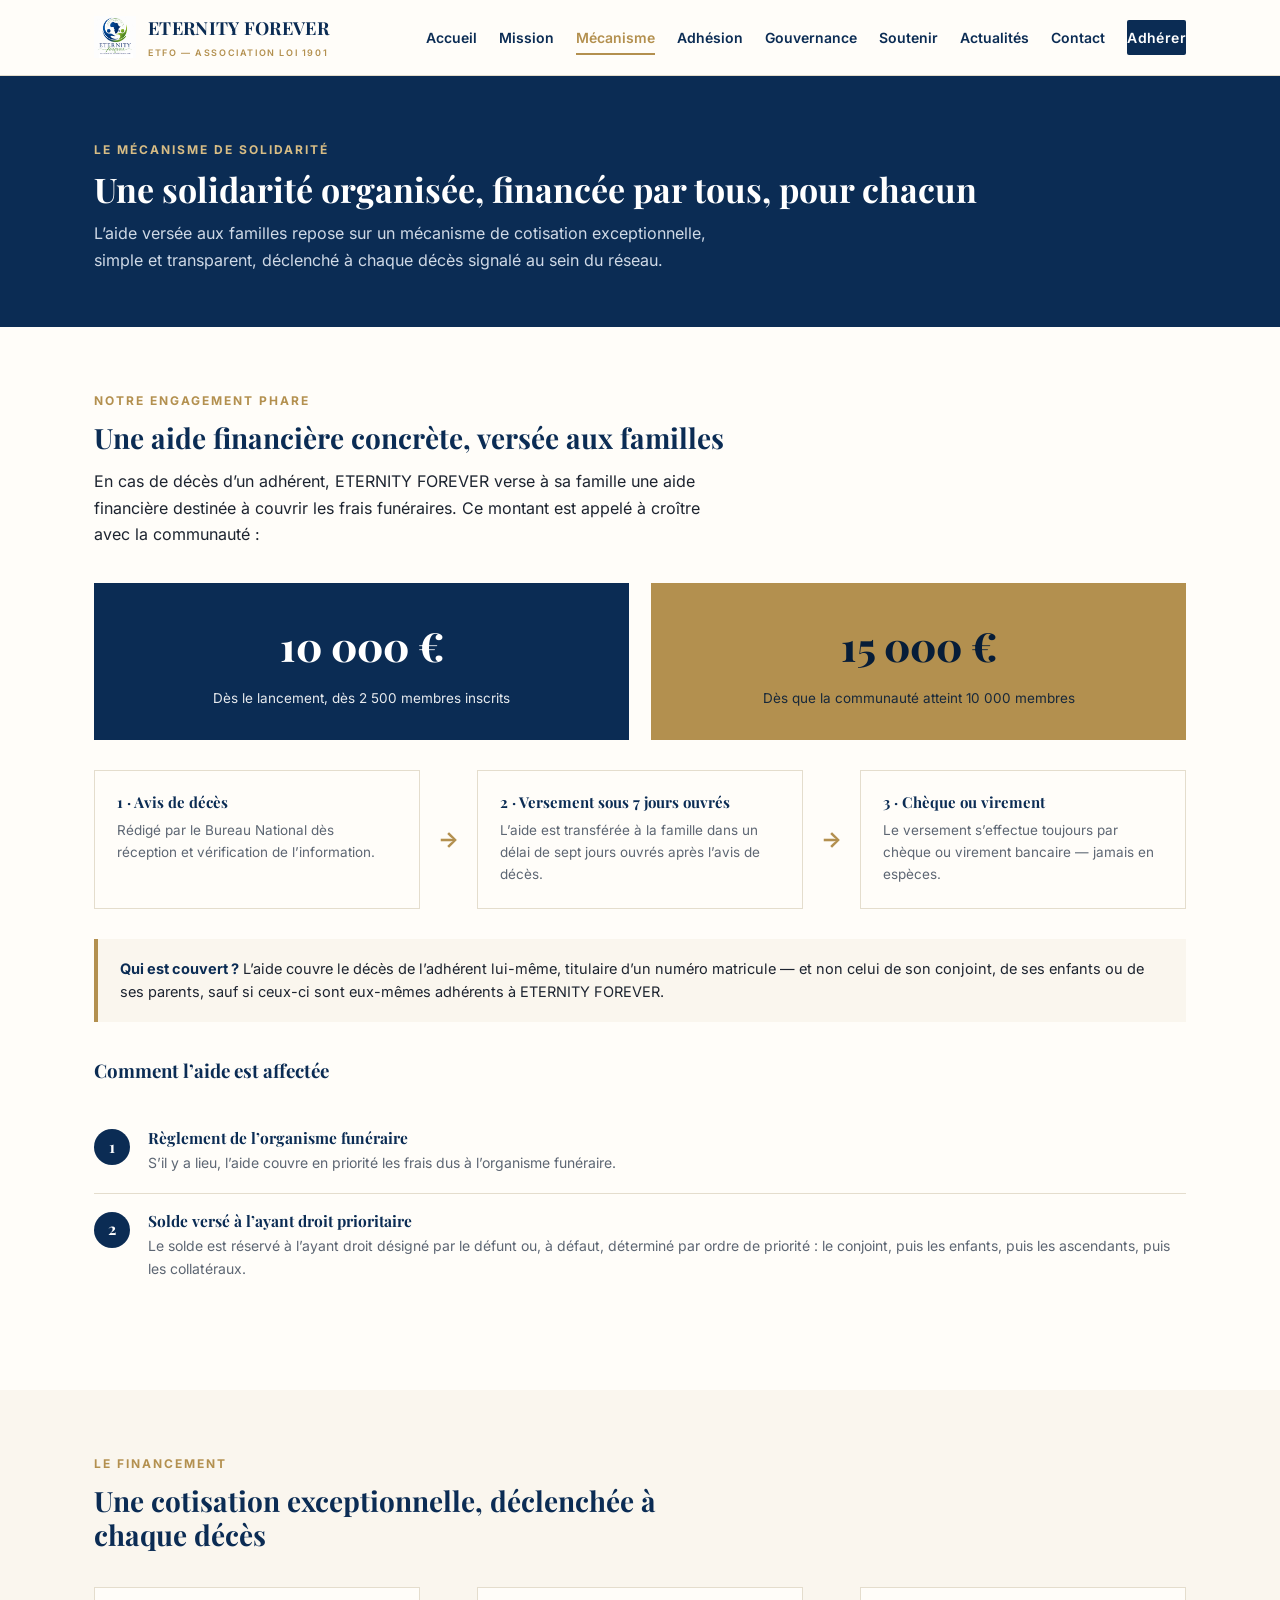
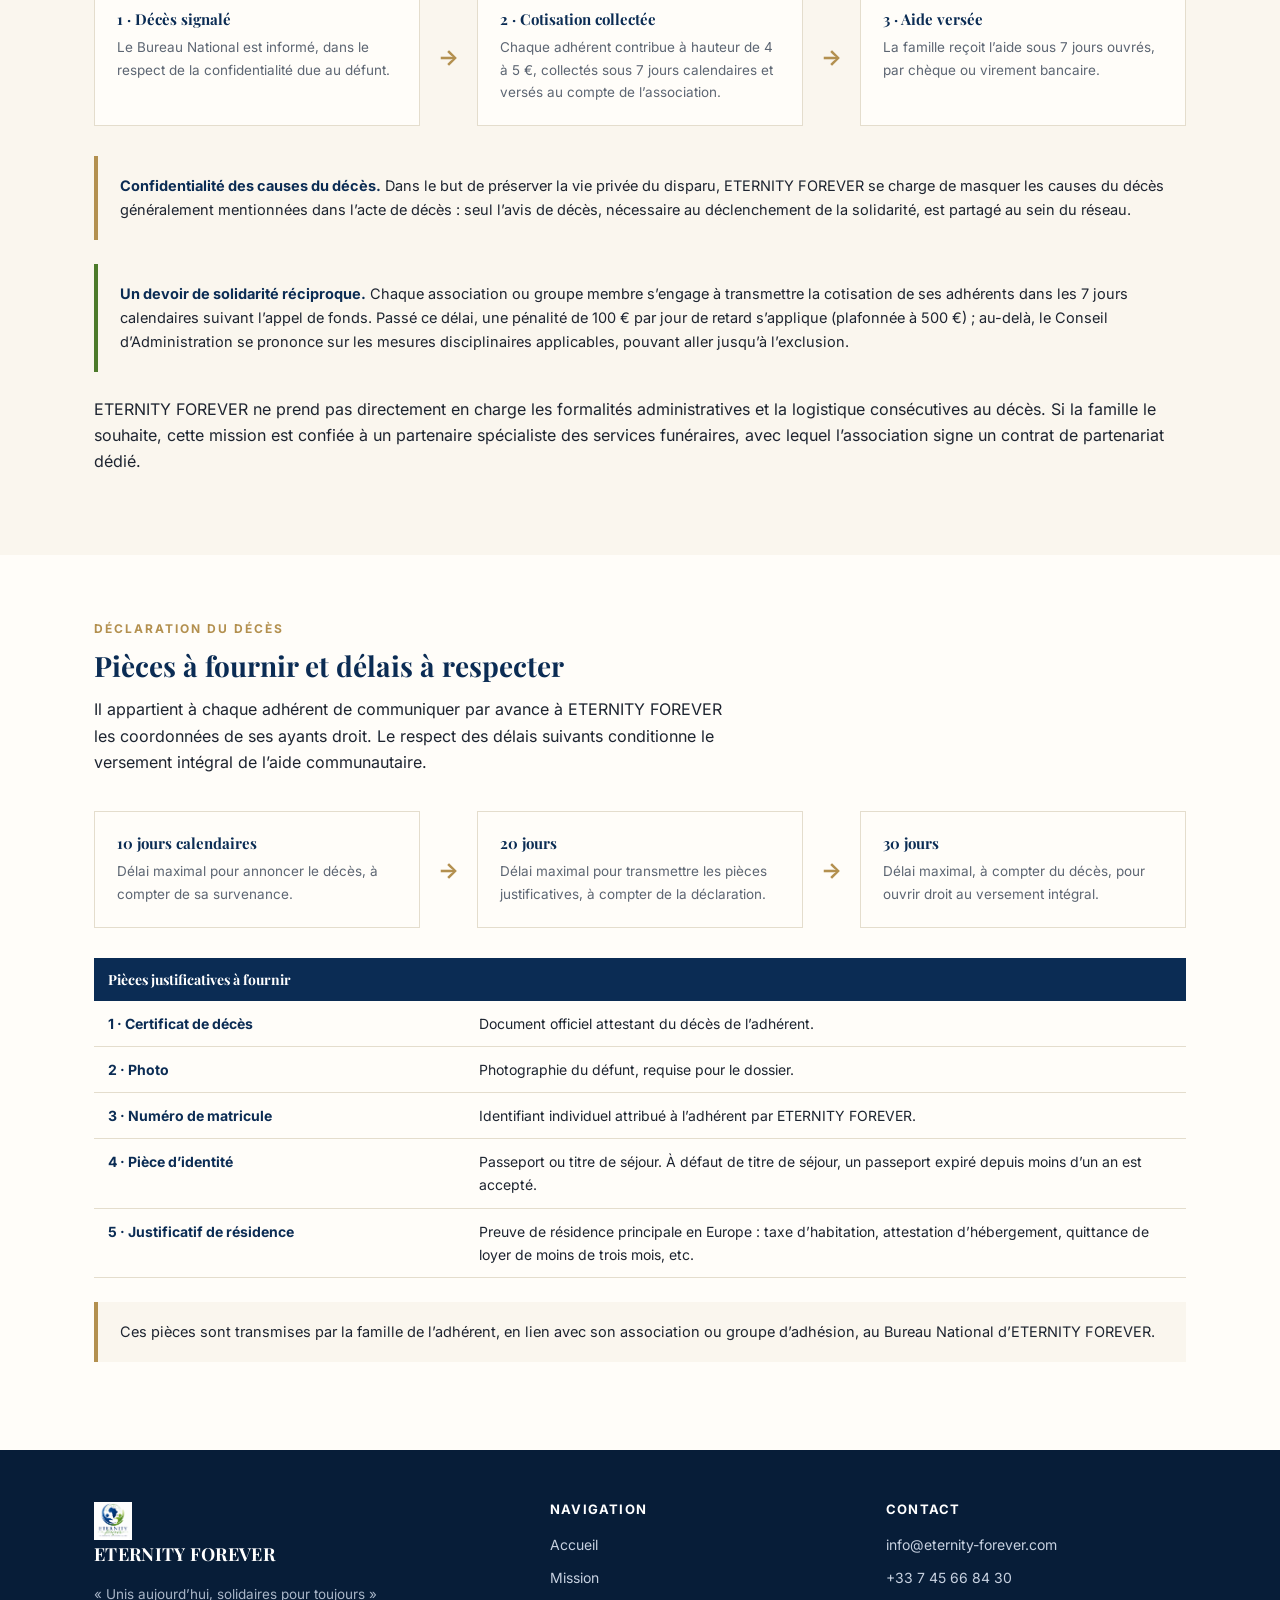
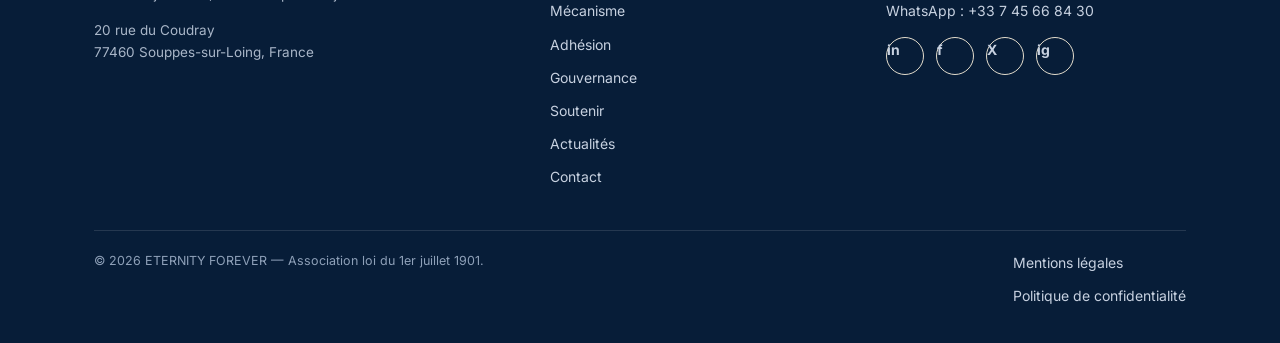
<file: mecanisme.html>
<!DOCTYPE html>
<html lang="fr">
<head>
<meta charset="UTF-8">
<meta name="viewport" content="width=device-width, initial-scale=1.0">
<title>Le mécanisme de solidarité | ETERNITY FOREVER</title>
<meta name="description" content="Comment fonctionne l'aide funéraire d'ETERNITY FOREVER : cotisation exceptionnelle, délais de versement, pièces à fournir en cas de décès d'un adhérent.">
<link rel="canonical" href="https://eternity-forever.com/mecanisme.html">
<meta name="robots" content="index, follow">
<link rel="icon" type="image/png" href="assets/favicon.png">
<link rel="stylesheet" href="assets/styles.css?v=1793369944541">

<meta property="og:type" content="website">
<meta property="og:site_name" content="ETERNITY FOREVER">
<meta property="og:title" content="Le mécanisme de solidarité | ETERNITY FOREVER">
<meta property="og:description" content="Comment fonctionne l'aide funéraire d'ETERNITY FOREVER : cotisation exceptionnelle, délais de versement, pièces à fournir en cas de décès d'un adhérent.">
<meta property="og:url" content="https://eternity-forever.com/mecanisme.html">
<meta property="og:image" content="https://eternity-forever.com/assets/cover.png">
<meta property="og:locale" content="fr_FR">
<meta name="twitter:card" content="summary_large_image">
<meta name="twitter:title" content="Le mécanisme de solidarité | ETERNITY FOREVER">
<meta name="twitter:description" content="Comment fonctionne l'aide funéraire d'ETERNITY FOREVER : cotisation exceptionnelle, délais de versement, pièces à fournir en cas de décès d'un adhérent.">
<meta name="twitter:image" content="https://eternity-forever.com/assets/cover.png">

<script type="application/ld+json">
{
  "@context": "https://schema.org",
  "@type": "NGO",
  "name": "ETERNITY FOREVER",
  "alternateName": "ETFO",
  "url": "https://eternity-forever.com/",
  "logo": "https://eternity-forever.com/assets/logo.jpg",
  "email": "info@eternity-forever.com",
  "telephone": "+33 7 45 66 84 30",
  "slogan": "Unis aujourd\u2019hui, solidaires pour toujours",
  "address": {
    "@type": "PostalAddress",
    "streetAddress": "20 rue du Coudray",
    "postalCode": "77460",
    "addressLocality": "Souppes-sur-Loing",
    "addressCountry": "FR"
  }
}
</script>
</head>
<body>
<a href="#main" class="skip-link">Aller au contenu</a>
<header class="site-header">
    <div class="bar">
      <a href="index.html" class="brand">
        <img src="assets/logo.jpg" alt="Logo ETERNITY FOREVER">
        <span class="name">ETERNITY FOREVER<small>ETFO — Association loi 1901</small></span>
      </a>
      <button class="navtoggle" aria-label="Ouvrir le menu" aria-expanded="false">
        <span></span><span></span><span></span>
      </button>
      <nav class="mainnav">
        <a href="index.html">Accueil</a>
        <a href="mission.html">Mission</a>
        <a href="mecanisme.html" class="active" aria-current="page">Mécanisme</a>
        <a href="adhesion.html">Adhésion</a>
        <a href="gouvernance.html">Gouvernance</a>
        <a href="soutenir.html">Soutenir</a>
        <a href="actualites.html">Actualités</a>
        <a href="contact.html">Contact</a>
        <a href="adhesion.html" class="cta-btn">Adhérer</a>
      </nav>
    </div>
  </header>
<main id="main">

  <section class="page-hero">
    <div class="container">
      <div class="kicker" style="color:var(--gold-light);">Le mécanisme de solidarité</div>
      <h1>Une solidarité organisée, financée par tous, pour chacun</h1>
      <p>L’aide versée aux familles repose sur un mécanisme de cotisation exceptionnelle, simple et transparent, déclenché à chaque décès signalé au sein du réseau.</p>
    </div>
  </section>

  <section class="block">
    <div class="container">
      <div class="section-head">
        <div class="kicker">Notre engagement phare</div>
        <h2>Une aide financière concrète, versée aux familles</h2>
        <p>En cas de décès d’un adhérent, ETERNITY FOREVER verse à sa famille une aide financière destinée à couvrir les frais funéraires. Ce montant est appelé à croître avec la communauté :</p>
      </div>
      <div class="stat-row">
        <div class="stat">
          <div class="amount">10 000 €</div>
          <div class="cond">Dès le lancement, dès 2 500 membres inscrits</div>
        </div>
        <div class="stat alt">
          <div class="amount">15 000 €</div>
          <div class="cond">Dès que la communauté atteint 10 000 membres</div>
        </div>
      </div>
      <div class="flow">
        <div class="step"><h4>1 · Avis de décès</h4><p>Rédigé par le Bureau National dès réception et vérification de l’information.</p></div>
        <div class="arrow">→</div>
        <div class="step"><h4>2 · Versement sous 7 jours ouvrés</h4><p>L’aide est transférée à la famille dans un délai de sept jours ouvrés après l’avis de décès.</p></div>
        <div class="arrow">→</div>
        <div class="step"><h4>3 · Chèque ou virement</h4><p>Le versement s’effectue toujours par chèque ou virement bancaire — jamais en espèces.</p></div>
      </div>
      <div class="callout"><b>Qui est couvert ?</b> L’aide couvre le décès de l’adhérent lui-même, titulaire d’un numéro matricule — et non celui de son conjoint, de ses enfants ou de ses parents, sauf si ceux-ci sont eux-mêmes adhérents à ETERNITY FOREVER.</div>

      <h3 style="margin-top:38px;">Comment l’aide est affectée</h3>
      <div class="steps">
        <div class="step-item">
          <div class="sn">1</div>
          <div><h4>Règlement de l’organisme funéraire</h4><p>S’il y a lieu, l’aide couvre en priorité les frais dus à l’organisme funéraire.</p></div>
        </div>
        <div class="step-item">
          <div class="sn">2</div>
          <div><h4>Solde versé à l’ayant droit prioritaire</h4><p>Le solde est réservé à l’ayant droit désigné par le défunt ou, à défaut, déterminé par ordre de priorité : le conjoint, puis les enfants, puis les ascendants, puis les collatéraux.</p></div>
        </div>
      </div>
    </div>
  </section>

  <section class="block alt">
    <div class="container">
      <div class="section-head">
        <div class="kicker">Le financement</div>
        <h2>Une cotisation exceptionnelle, déclenchée à chaque décès</h2>
      </div>
      <div class="flow">
        <div class="step"><h4>1 · Décès signalé</h4><p>Le Bureau National est informé, dans le respect de la confidentialité due au défunt.</p></div>
        <div class="arrow">→</div>
        <div class="step"><h4>2 · Cotisation collectée</h4><p>Chaque adhérent contribue à hauteur de 4 à 5 €, collectés sous 7 jours calendaires et versés au compte de l’association.</p></div>
        <div class="arrow">→</div>
        <div class="step"><h4>3 · Aide versée</h4><p>La famille reçoit l’aide sous 7 jours ouvrés, par chèque ou virement bancaire.</p></div>
      </div>
      <div class="callout"><b>Confidentialité des causes du décès.</b> Dans le but de préserver la vie privée du disparu, ETERNITY FOREVER se charge de masquer les causes du décès généralement mentionnées dans l’acte de décès : seul l’avis de décès, nécessaire au déclenchement de la solidarité, est partagé au sein du réseau.</div>
      <div class="callout green"><b>Un devoir de solidarité réciproque.</b> Chaque association ou groupe membre s’engage à transmettre la cotisation de ses adhérents dans les 7 jours calendaires suivant l’appel de fonds. Passé ce délai, une pénalité de 100 € par jour de retard s’applique (plafonnée à 500 €) ; au-delà, le Conseil d’Administration se prononce sur les mesures disciplinaires applicables, pouvant aller jusqu’à l’exclusion.</div>
      <p>ETERNITY FOREVER ne prend pas directement en charge les formalités administratives et la logistique consécutives au décès. Si la famille le souhaite, cette mission est confiée à un partenaire spécialiste des services funéraires, avec lequel l’association signe un contrat de partenariat dédié.</p>
    </div>
  </section>

  <section class="block">
    <div class="container">
      <div class="section-head">
        <div class="kicker">Déclaration du décès</div>
        <h2>Pièces à fournir et délais à respecter</h2>
        <p>Il appartient à chaque adhérent de communiquer par avance à ETERNITY FOREVER les coordonnées de ses ayants droit. Le respect des délais suivants conditionne le versement intégral de l’aide communautaire.</p>
      </div>
      <div class="flow">
        <div class="step"><h4>10 jours calendaires</h4><p>Délai maximal pour annoncer le décès, à compter de sa survenance.</p></div>
        <div class="arrow">→</div>
        <div class="step"><h4>20 jours</h4><p>Délai maximal pour transmettre les pièces justificatives, à compter de la déclaration.</p></div>
        <div class="arrow">→</div>
        <div class="step"><h4>30 jours</h4><p>Délai maximal, à compter du décès, pour ouvrir droit au versement intégral.</p></div>
      </div>
      <table class="info">
        <tr><th colspan="2">Pièces justificatives à fournir</th></tr>
        <tr><td class="k">1 · Certificat de décès</td><td>Document officiel attestant du décès de l’adhérent.</td></tr>
        <tr><td class="k">2 · Photo</td><td>Photographie du défunt, requise pour le dossier.</td></tr>
        <tr><td class="k">3 · Numéro de matricule</td><td>Identifiant individuel attribué à l’adhérent par ETERNITY FOREVER.</td></tr>
        <tr><td class="k">4 · Pièce d’identité</td><td>Passeport ou titre de séjour. À défaut de titre de séjour, un passeport expiré depuis moins d’un an est accepté.</td></tr>
        <tr><td class="k">5 · Justificatif de résidence</td><td>Preuve de résidence principale en Europe : taxe d’habitation, attestation d’hébergement, quittance de loyer de moins de trois mois, etc.</td></tr>
      </table>
      <div class="callout">Ces pièces sont transmises par la famille de l’adhérent, en lien avec son association ou groupe d’adhésion, au Bureau National d’ETERNITY FOREVER.</div>
    </div>
  </section>

</main>
<footer class="site-footer">
    <div class="container">
      <div class="footer-grid">
        <div>
          <a href="index.html" class="brand" style="margin-bottom:14px;">
            <img src="assets/logo.jpg" alt="Logo ETERNITY FOREVER" style="height:38px;">
            <span class="name">ETERNITY FOREVER</span>
          </a>
          <p>« Unis aujourd’hui, solidaires pour toujours »</p>
          <p>20 rue du Coudray<br>77460 Souppes-sur-Loing, France</p>
        </div>
        <div>
          <h4>Navigation</h4>
          <a href="index.html">Accueil</a>
          <a href="mission.html">Mission</a>
          <a href="mecanisme.html">Mécanisme</a>
          <a href="adhesion.html">Adhésion</a>
          <a href="gouvernance.html">Gouvernance</a>
          <a href="soutenir.html">Soutenir</a>
          <a href="actualites.html">Actualités</a>
          <a href="contact.html">Contact</a>
        </div>
        <div>
          <h4>Contact</h4>
          <a href="mailto:info@eternity-forever.com">info@eternity-forever.com</a>
          <a href="tel:+33745668430">+33 7 45 66 84 30</a>
          <a href="https://wa.me/33745668430" target="_blank" rel="noopener">WhatsApp : +33 7 45 66 84 30</a>
          <div class="social-row" aria-label="Réseaux sociaux d'ETERNITY FOREVER">
            <a href="#" title="LinkedIn (lien à compléter)">in</a>
            <a href="#" title="Facebook (lien à compléter)">f</a>
            <a href="#" title="X (lien à compléter)">X</a>
            <a href="#" title="Instagram (lien à compléter)">ig</a>
          </div>
        </div>
      </div>
      <div class="footer-bottom">
        <span>© 2026 ETERNITY FOREVER — Association loi du 1er juillet 1901.</span>
        <span><a href="mentions-legales.html">Mentions légales</a><a href="confidentialite.html">Politique de confidentialité</a></span>
      </div>
    </div>
  </footer>
<script src="assets/main.js?v=1793369944541"></script>
</body>
</html>
</file>
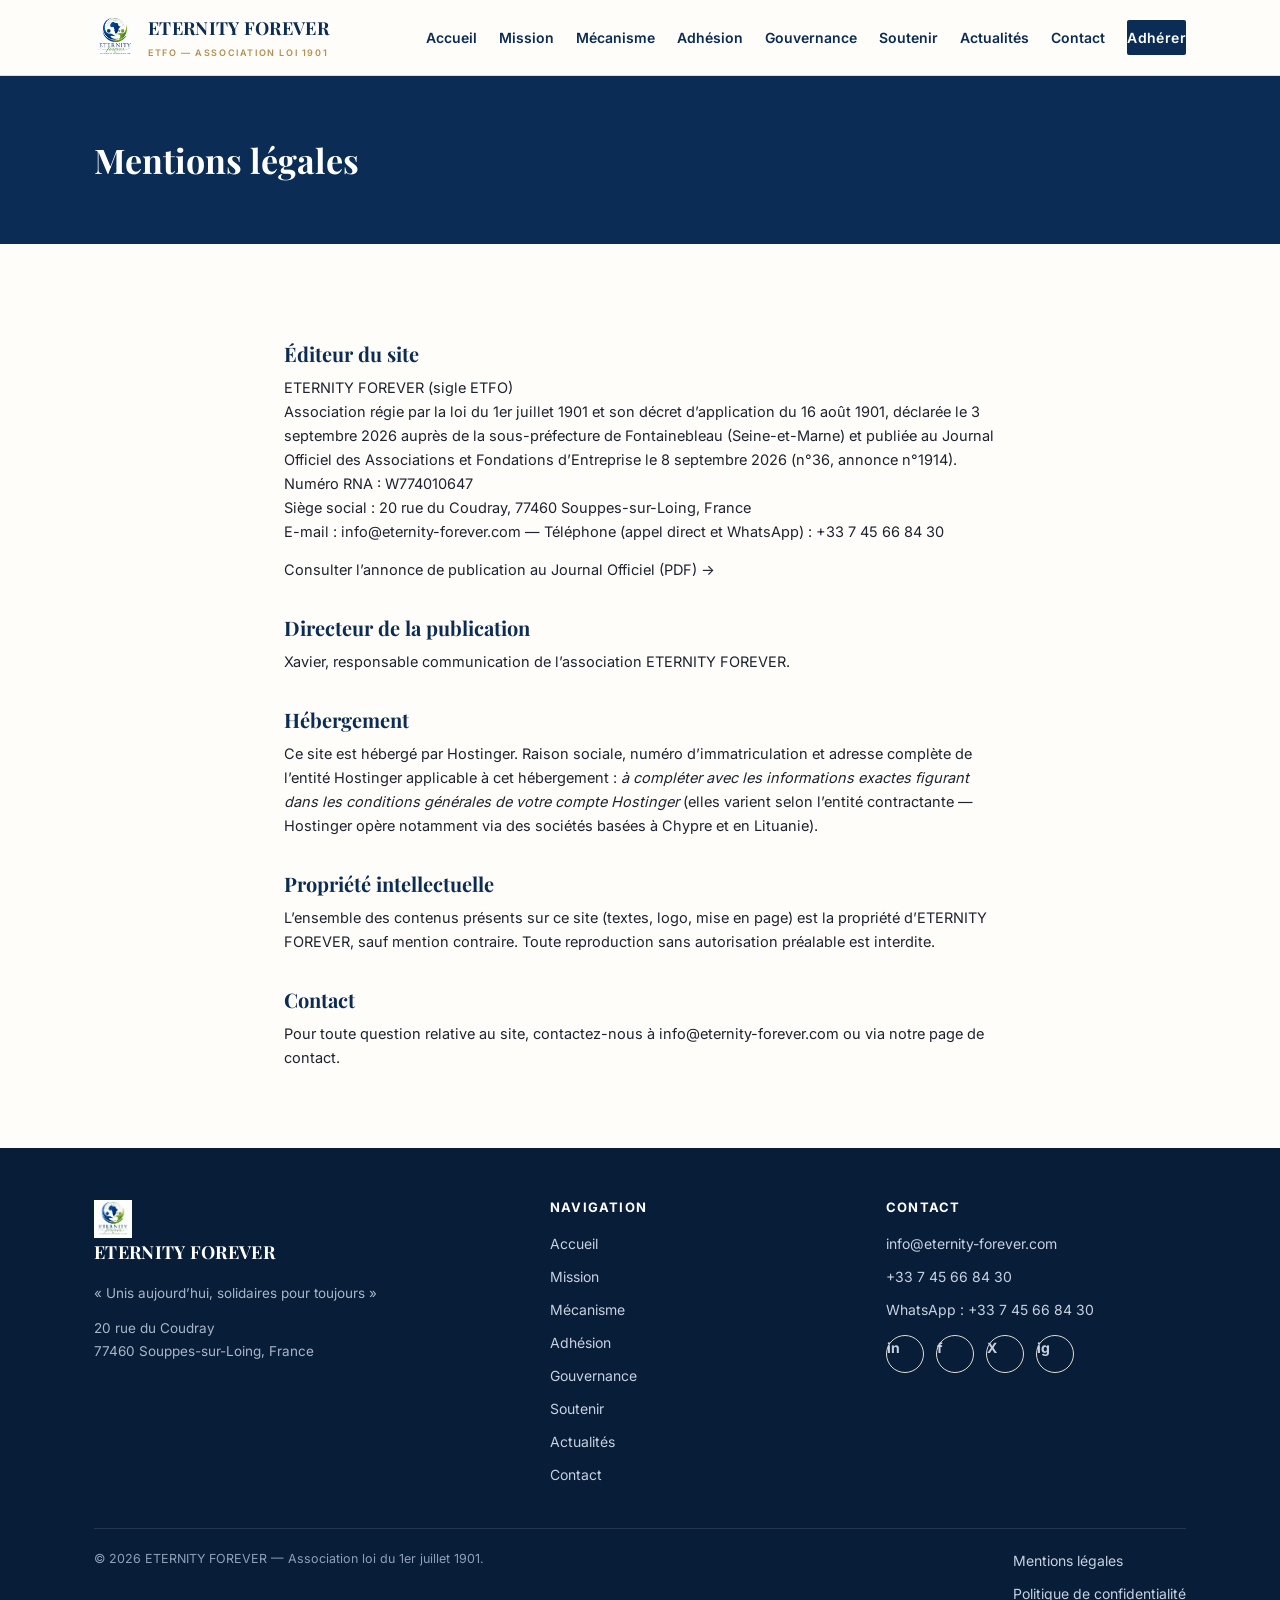
<file: mentions-legales.html>
<!DOCTYPE html>
<html lang="fr">
<head>
<meta charset="UTF-8">
<meta name="viewport" content="width=device-width, initial-scale=1.0">
<title>Mentions légales | ETERNITY FOREVER</title>
<meta name="description" content="Mentions légales du site eternity-forever.com.">
<link rel="canonical" href="https://eternity-forever.com/mentions-legales.html">
<meta name="robots" content="index, follow">
<link rel="icon" type="image/png" href="assets/favicon.png">
<link rel="stylesheet" href="assets/styles.css?v=1793369944541">

<meta property="og:type" content="website">
<meta property="og:site_name" content="ETERNITY FOREVER">
<meta property="og:title" content="Mentions légales | ETERNITY FOREVER">
<meta property="og:description" content="Mentions légales du site eternity-forever.com.">
<meta property="og:url" content="https://eternity-forever.com/mentions-legales.html">
<meta property="og:image" content="https://eternity-forever.com/assets/cover.png">
<meta property="og:locale" content="fr_FR">
<meta name="twitter:card" content="summary_large_image">
<meta name="twitter:title" content="Mentions légales | ETERNITY FOREVER">
<meta name="twitter:description" content="Mentions légales du site eternity-forever.com.">
<meta name="twitter:image" content="https://eternity-forever.com/assets/cover.png">

<script type="application/ld+json">
{
  "@context": "https://schema.org",
  "@type": "NGO",
  "name": "ETERNITY FOREVER",
  "alternateName": "ETFO",
  "url": "https://eternity-forever.com/",
  "logo": "https://eternity-forever.com/assets/logo.jpg",
  "email": "info@eternity-forever.com",
  "telephone": "+33 7 45 66 84 30",
  "slogan": "Unis aujourd\u2019hui, solidaires pour toujours",
  "address": {
    "@type": "PostalAddress",
    "streetAddress": "20 rue du Coudray",
    "postalCode": "77460",
    "addressLocality": "Souppes-sur-Loing",
    "addressCountry": "FR"
  }
}
</script>
</head>
<body>
<a href="#main" class="skip-link">Aller au contenu</a>
<header class="site-header">
    <div class="bar">
      <a href="index.html" class="brand">
        <img src="assets/logo.jpg" alt="Logo ETERNITY FOREVER">
        <span class="name">ETERNITY FOREVER<small>ETFO — Association loi 1901</small></span>
      </a>
      <button class="navtoggle" aria-label="Ouvrir le menu" aria-expanded="false">
        <span></span><span></span><span></span>
      </button>
      <nav class="mainnav">
        <a href="index.html">Accueil</a>
        <a href="mission.html">Mission</a>
        <a href="mecanisme.html">Mécanisme</a>
        <a href="adhesion.html">Adhésion</a>
        <a href="gouvernance.html">Gouvernance</a>
        <a href="soutenir.html">Soutenir</a>
        <a href="actualites.html">Actualités</a>
        <a href="contact.html">Contact</a>
        <a href="adhesion.html" class="cta-btn">Adhérer</a>
      </nav>
    </div>
  </header>
<main id="main">

  <section class="page-hero">
    <div class="container"><h1>Mentions légales</h1></div>
  </section>
  <section class="block">
    <div class="container legal-content">
      <h2>Éditeur du site</h2>
      <p>ETERNITY FOREVER (sigle ETFO)<br>
      Association régie par la loi du 1er juillet 1901 et son décret d’application du 16 août 1901, déclarée le 3 septembre 2026 auprès de la sous-préfecture de Fontainebleau (Seine-et-Marne) et publiée au Journal Officiel des Associations et Fondations d’Entreprise le 8 septembre 2026 (n°36, annonce n°1914).<br>
      Numéro RNA : W774010647<br>
      Siège social : 20 rue du Coudray, 77460 Souppes-sur-Loing, France<br>
      E-mail : <a href="mailto:info@eternity-forever.com">info@eternity-forever.com</a> — Téléphone (appel direct et WhatsApp) : +33 7 45 66 84 30</p>
      <p><a href="assets/documents/journal-officiel-declaration-2026-09-08.pdf" target="_blank" rel="noopener">Consulter l’annonce de publication au Journal Officiel (PDF) →</a></p>

      <h2>Directeur de la publication</h2>
      <p>Xavier, responsable communication de l’association ETERNITY FOREVER.</p>

      <h2>Hébergement</h2>
      <p>Ce site est hébergé par Hostinger. Raison sociale, numéro d’immatriculation et adresse complète de l’entité Hostinger applicable à cet hébergement : <em>à compléter avec les informations exactes figurant dans les conditions générales de votre compte Hostinger</em> (elles varient selon l’entité contractante — Hostinger opère notamment via des sociétés basées à Chypre et en Lituanie).</p>

      <h2>Propriété intellectuelle</h2>
      <p>L’ensemble des contenus présents sur ce site (textes, logo, mise en page) est la propriété d’ETERNITY FOREVER, sauf mention contraire. Toute reproduction sans autorisation préalable est interdite.</p>

      <h2>Contact</h2>
      <p>Pour toute question relative au site, contactez-nous à <a href="mailto:info@eternity-forever.com">info@eternity-forever.com</a> ou via notre <a href="contact.html">page de contact</a>.</p>
    </div>
  </section>

</main>
<footer class="site-footer">
    <div class="container">
      <div class="footer-grid">
        <div>
          <a href="index.html" class="brand" style="margin-bottom:14px;">
            <img src="assets/logo.jpg" alt="Logo ETERNITY FOREVER" style="height:38px;">
            <span class="name">ETERNITY FOREVER</span>
          </a>
          <p>« Unis aujourd’hui, solidaires pour toujours »</p>
          <p>20 rue du Coudray<br>77460 Souppes-sur-Loing, France</p>
        </div>
        <div>
          <h4>Navigation</h4>
          <a href="index.html">Accueil</a>
          <a href="mission.html">Mission</a>
          <a href="mecanisme.html">Mécanisme</a>
          <a href="adhesion.html">Adhésion</a>
          <a href="gouvernance.html">Gouvernance</a>
          <a href="soutenir.html">Soutenir</a>
          <a href="actualites.html">Actualités</a>
          <a href="contact.html">Contact</a>
        </div>
        <div>
          <h4>Contact</h4>
          <a href="mailto:info@eternity-forever.com">info@eternity-forever.com</a>
          <a href="tel:+33745668430">+33 7 45 66 84 30</a>
          <a href="https://wa.me/33745668430" target="_blank" rel="noopener">WhatsApp : +33 7 45 66 84 30</a>
          <div class="social-row" aria-label="Réseaux sociaux d'ETERNITY FOREVER">
            <a href="#" title="LinkedIn (lien à compléter)">in</a>
            <a href="#" title="Facebook (lien à compléter)">f</a>
            <a href="#" title="X (lien à compléter)">X</a>
            <a href="#" title="Instagram (lien à compléter)">ig</a>
          </div>
        </div>
      </div>
      <div class="footer-bottom">
        <span>© 2026 ETERNITY FOREVER — Association loi du 1er juillet 1901.</span>
        <span><a href="mentions-legales.html">Mentions légales</a><a href="confidentialite.html">Politique de confidentialité</a></span>
      </div>
    </div>
  </footer>
<script src="assets/main.js?v=1793369944541"></script>
</body>
</html>
</file>
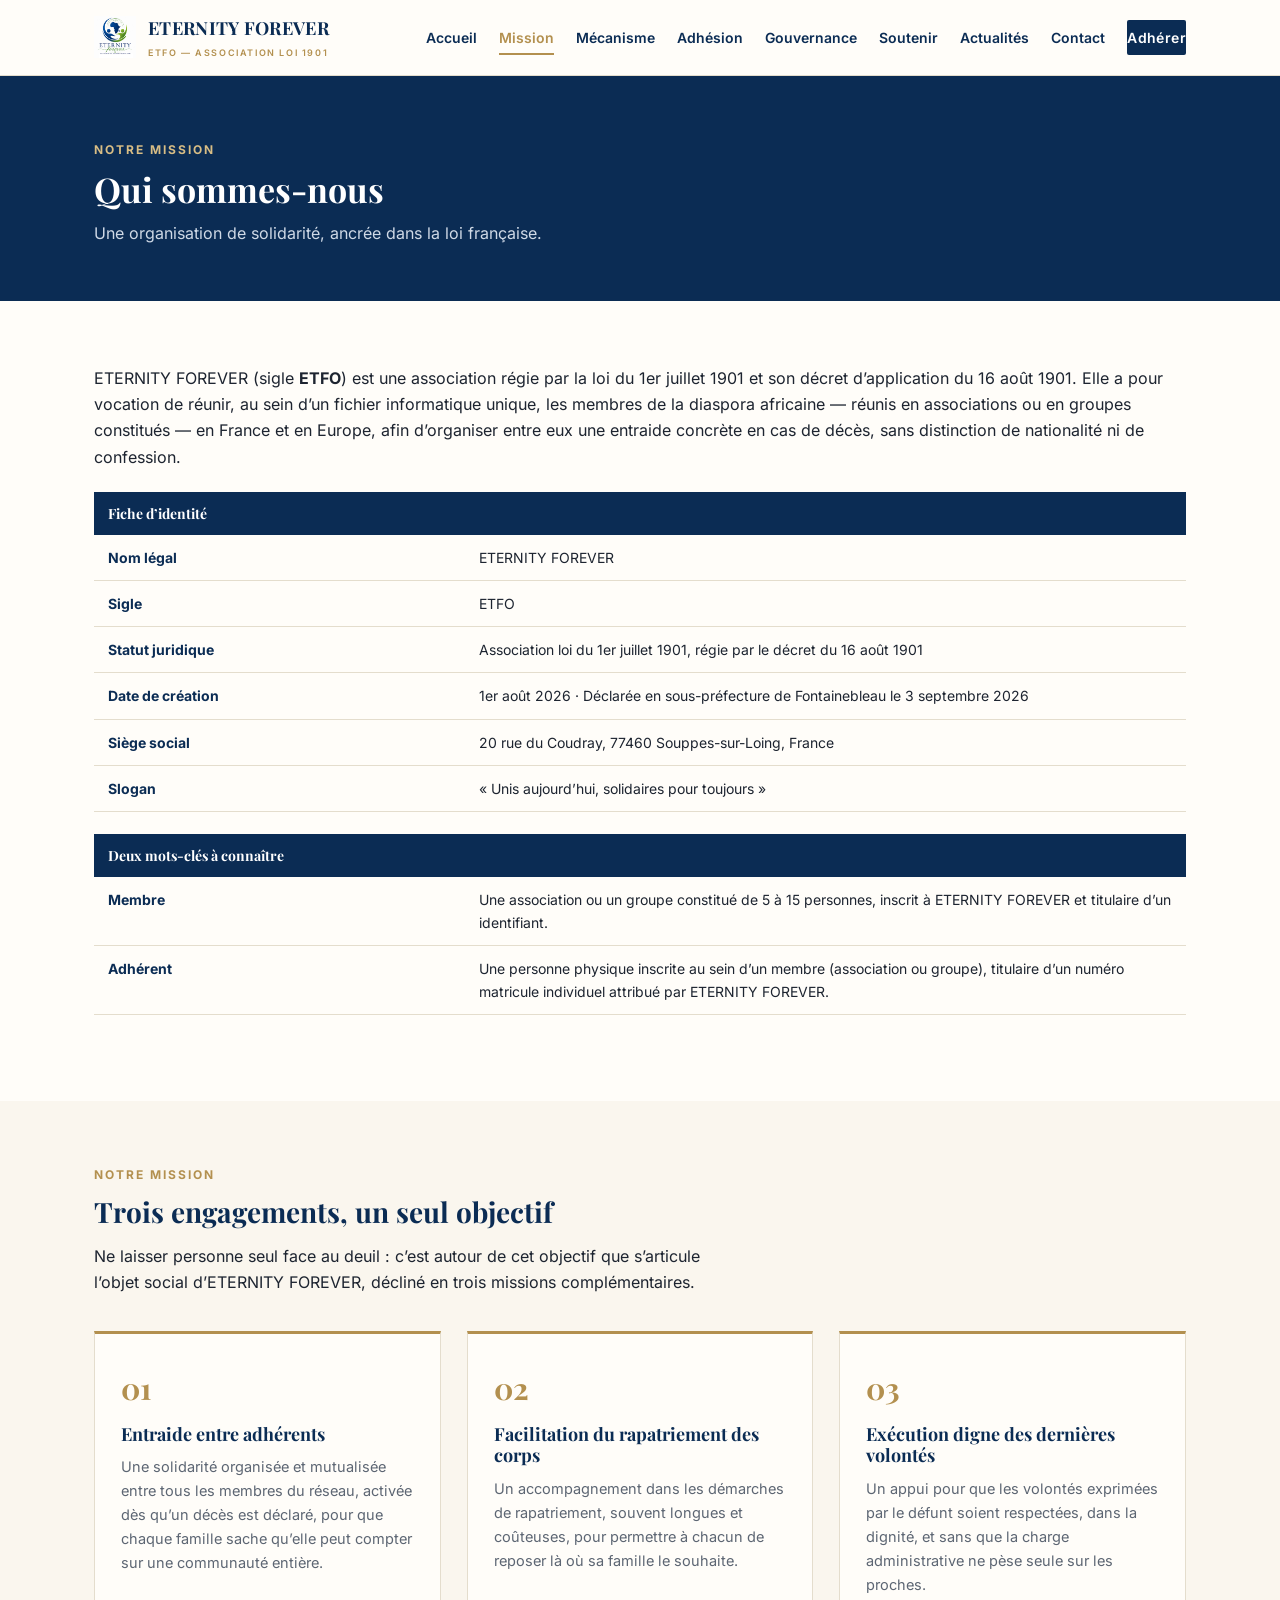
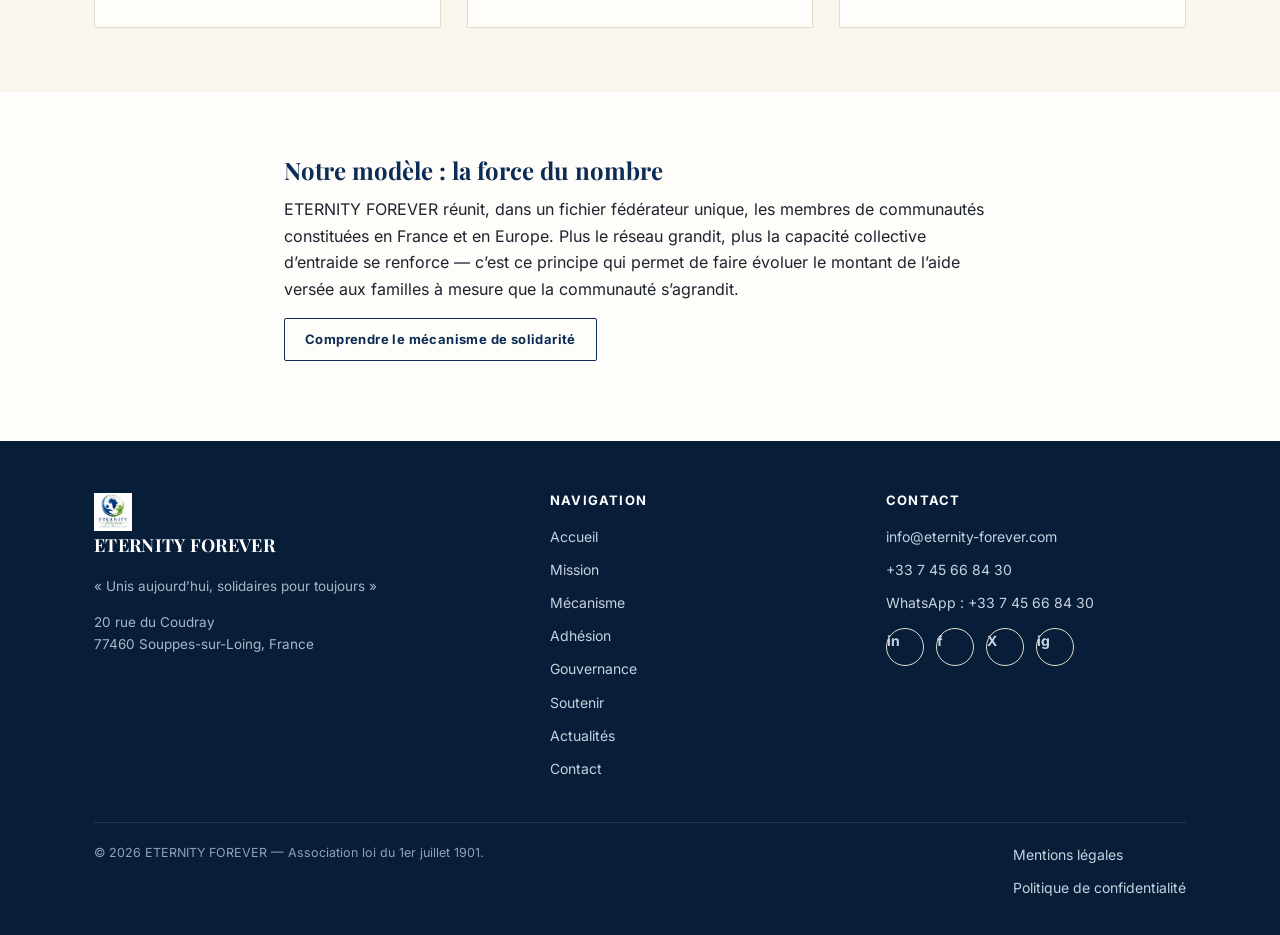
<file: mission.html>
<!DOCTYPE html>
<html lang="fr">
<head>
<meta charset="UTF-8">
<meta name="viewport" content="width=device-width, initial-scale=1.0">
<title>Notre mission | ETERNITY FOREVER</title>
<meta name="description" content="Qui est ETERNITY FOREVER (ETFO) : une association loi 1901 qui organise, en France et en Europe, l'entraide entre adhérents, le rapatriement des corps et l'exécution digne des dernières volontés.">
<link rel="canonical" href="https://eternity-forever.com/mission.html">
<meta name="robots" content="index, follow">
<link rel="icon" type="image/png" href="assets/favicon.png">
<link rel="stylesheet" href="assets/styles.css?v=1793369944541">

<meta property="og:type" content="website">
<meta property="og:site_name" content="ETERNITY FOREVER">
<meta property="og:title" content="Notre mission | ETERNITY FOREVER">
<meta property="og:description" content="Qui est ETERNITY FOREVER (ETFO) : une association loi 1901 qui organise, en France et en Europe, l'entraide entre adhérents, le rapatriement des corps et l'exécution digne des dernières volontés.">
<meta property="og:url" content="https://eternity-forever.com/mission.html">
<meta property="og:image" content="https://eternity-forever.com/assets/cover.png">
<meta property="og:locale" content="fr_FR">
<meta name="twitter:card" content="summary_large_image">
<meta name="twitter:title" content="Notre mission | ETERNITY FOREVER">
<meta name="twitter:description" content="Qui est ETERNITY FOREVER (ETFO) : une association loi 1901 qui organise, en France et en Europe, l'entraide entre adhérents, le rapatriement des corps et l'exécution digne des dernières volontés.">
<meta name="twitter:image" content="https://eternity-forever.com/assets/cover.png">

<script type="application/ld+json">
{
  "@context": "https://schema.org",
  "@type": "NGO",
  "name": "ETERNITY FOREVER",
  "alternateName": "ETFO",
  "url": "https://eternity-forever.com/",
  "logo": "https://eternity-forever.com/assets/logo.jpg",
  "email": "info@eternity-forever.com",
  "telephone": "+33 7 45 66 84 30",
  "slogan": "Unis aujourd\u2019hui, solidaires pour toujours",
  "address": {
    "@type": "PostalAddress",
    "streetAddress": "20 rue du Coudray",
    "postalCode": "77460",
    "addressLocality": "Souppes-sur-Loing",
    "addressCountry": "FR"
  }
}
</script>
</head>
<body>
<a href="#main" class="skip-link">Aller au contenu</a>
<header class="site-header">
    <div class="bar">
      <a href="index.html" class="brand">
        <img src="assets/logo.jpg" alt="Logo ETERNITY FOREVER">
        <span class="name">ETERNITY FOREVER<small>ETFO — Association loi 1901</small></span>
      </a>
      <button class="navtoggle" aria-label="Ouvrir le menu" aria-expanded="false">
        <span></span><span></span><span></span>
      </button>
      <nav class="mainnav">
        <a href="index.html">Accueil</a>
        <a href="mission.html" class="active" aria-current="page">Mission</a>
        <a href="mecanisme.html">Mécanisme</a>
        <a href="adhesion.html">Adhésion</a>
        <a href="gouvernance.html">Gouvernance</a>
        <a href="soutenir.html">Soutenir</a>
        <a href="actualites.html">Actualités</a>
        <a href="contact.html">Contact</a>
        <a href="adhesion.html" class="cta-btn">Adhérer</a>
      </nav>
    </div>
  </header>
<main id="main">

  <section class="page-hero">
    <div class="container">
      <div class="kicker" style="color:var(--gold-light);">Notre mission</div>
      <h1>Qui sommes-nous</h1>
      <p>Une organisation de solidarité, ancrée dans la loi française.</p>
    </div>
  </section>

  <section class="block">
    <div class="container">
      <p>ETERNITY FOREVER (sigle <strong>ETFO</strong>) est une association régie par la loi du 1er juillet 1901 et son décret d’application du 16 août 1901. Elle a pour vocation de réunir, au sein d’un fichier informatique unique, les membres de la diaspora africaine — réunis en associations ou en groupes constitués — en France et en Europe, afin d’organiser entre eux une entraide concrète en cas de décès, sans distinction de nationalité ni de confession.</p>

      <table class="info">
        <tr><th colspan="2">Fiche d’identité</th></tr>
        <tr><td class="k">Nom légal</td><td>ETERNITY FOREVER</td></tr>
        <tr><td class="k">Sigle</td><td>ETFO</td></tr>
        <tr><td class="k">Statut juridique</td><td>Association loi du 1er juillet 1901, régie par le décret du 16 août 1901</td></tr>
        <tr><td class="k">Date de création</td><td>1er août 2026 · Déclarée en sous-préfecture de Fontainebleau le 3 septembre 2026</td></tr>
        <tr><td class="k">Siège social</td><td>20 rue du Coudray, 77460 Souppes-sur-Loing, France</td></tr>
        <tr><td class="k">Slogan</td><td>« Unis aujourd’hui, solidaires pour toujours »</td></tr>
      </table>

      <table class="info">
        <tr><th colspan="2">Deux mots-clés à connaître</th></tr>
        <tr><td class="k">Membre</td><td>Une association ou un groupe constitué de 5 à 15 personnes, inscrit à ETERNITY FOREVER et titulaire d’un identifiant.</td></tr>
        <tr><td class="k">Adhérent</td><td>Une personne physique inscrite au sein d’un membre (association ou groupe), titulaire d’un numéro matricule individuel attribué par ETERNITY FOREVER.</td></tr>
      </table>
    </div>
  </section>

  <section class="block alt">
    <div class="container">
      <div class="section-head">
        <div class="kicker">Notre mission</div>
        <h2>Trois engagements, un seul objectif</h2>
        <p>Ne laisser personne seul face au deuil : c’est autour de cet objectif que s’articule l’objet social d’ETERNITY FOREVER, décliné en trois missions complémentaires.</p>
      </div>
      <div class="grid3">
        <div class="pillar">
          <div class="pnum">01</div>
          <h3>Entraide entre adhérents</h3>
          <p>Une solidarité organisée et mutualisée entre tous les membres du réseau, activée dès qu’un décès est déclaré, pour que chaque famille sache qu’elle peut compter sur une communauté entière.</p>
        </div>
        <div class="pillar">
          <div class="pnum">02</div>
          <h3>Facilitation du rapatriement des corps</h3>
          <p>Un accompagnement dans les démarches de rapatriement, souvent longues et coûteuses, pour permettre à chacun de reposer là où sa famille le souhaite.</p>
        </div>
        <div class="pillar">
          <div class="pnum">03</div>
          <h3>Exécution digne des dernières volontés</h3>
          <p>Un appui pour que les volontés exprimées par le défunt soient respectées, dans la dignité, et sans que la charge administrative ne pèse seule sur les proches.</p>
        </div>
      </div>
    </div>
  </section>

  <section class="block">
    <div class="container" style="max-width:760px;">
      <h2>Notre modèle : la force du nombre</h2>
      <p>ETERNITY FOREVER réunit, dans un fichier fédérateur unique, les membres de communautés constituées en France et en Europe. Plus le réseau grandit, plus la capacité collective d’entraide se renforce — c’est ce principe qui permet de faire évoluer le montant de l’aide versée aux familles à mesure que la communauté s’agrandit.</p>
      <p><a href="mecanisme.html" class="cta-btn ghost">Comprendre le mécanisme de solidarité</a></p>
    </div>
  </section>

</main>
<footer class="site-footer">
    <div class="container">
      <div class="footer-grid">
        <div>
          <a href="index.html" class="brand" style="margin-bottom:14px;">
            <img src="assets/logo.jpg" alt="Logo ETERNITY FOREVER" style="height:38px;">
            <span class="name">ETERNITY FOREVER</span>
          </a>
          <p>« Unis aujourd’hui, solidaires pour toujours »</p>
          <p>20 rue du Coudray<br>77460 Souppes-sur-Loing, France</p>
        </div>
        <div>
          <h4>Navigation</h4>
          <a href="index.html">Accueil</a>
          <a href="mission.html">Mission</a>
          <a href="mecanisme.html">Mécanisme</a>
          <a href="adhesion.html">Adhésion</a>
          <a href="gouvernance.html">Gouvernance</a>
          <a href="soutenir.html">Soutenir</a>
          <a href="actualites.html">Actualités</a>
          <a href="contact.html">Contact</a>
        </div>
        <div>
          <h4>Contact</h4>
          <a href="mailto:info@eternity-forever.com">info@eternity-forever.com</a>
          <a href="tel:+33745668430">+33 7 45 66 84 30</a>
          <a href="https://wa.me/33745668430" target="_blank" rel="noopener">WhatsApp : +33 7 45 66 84 30</a>
          <div class="social-row" aria-label="Réseaux sociaux d'ETERNITY FOREVER">
            <a href="#" title="LinkedIn (lien à compléter)">in</a>
            <a href="#" title="Facebook (lien à compléter)">f</a>
            <a href="#" title="X (lien à compléter)">X</a>
            <a href="#" title="Instagram (lien à compléter)">ig</a>
          </div>
        </div>
      </div>
      <div class="footer-bottom">
        <span>© 2026 ETERNITY FOREVER — Association loi du 1er juillet 1901.</span>
        <span><a href="mentions-legales.html">Mentions légales</a><a href="confidentialite.html">Politique de confidentialité</a></span>
      </div>
    </div>
  </footer>
<script src="assets/main.js?v=1793369944541"></script>
</body>
</html>
</file>
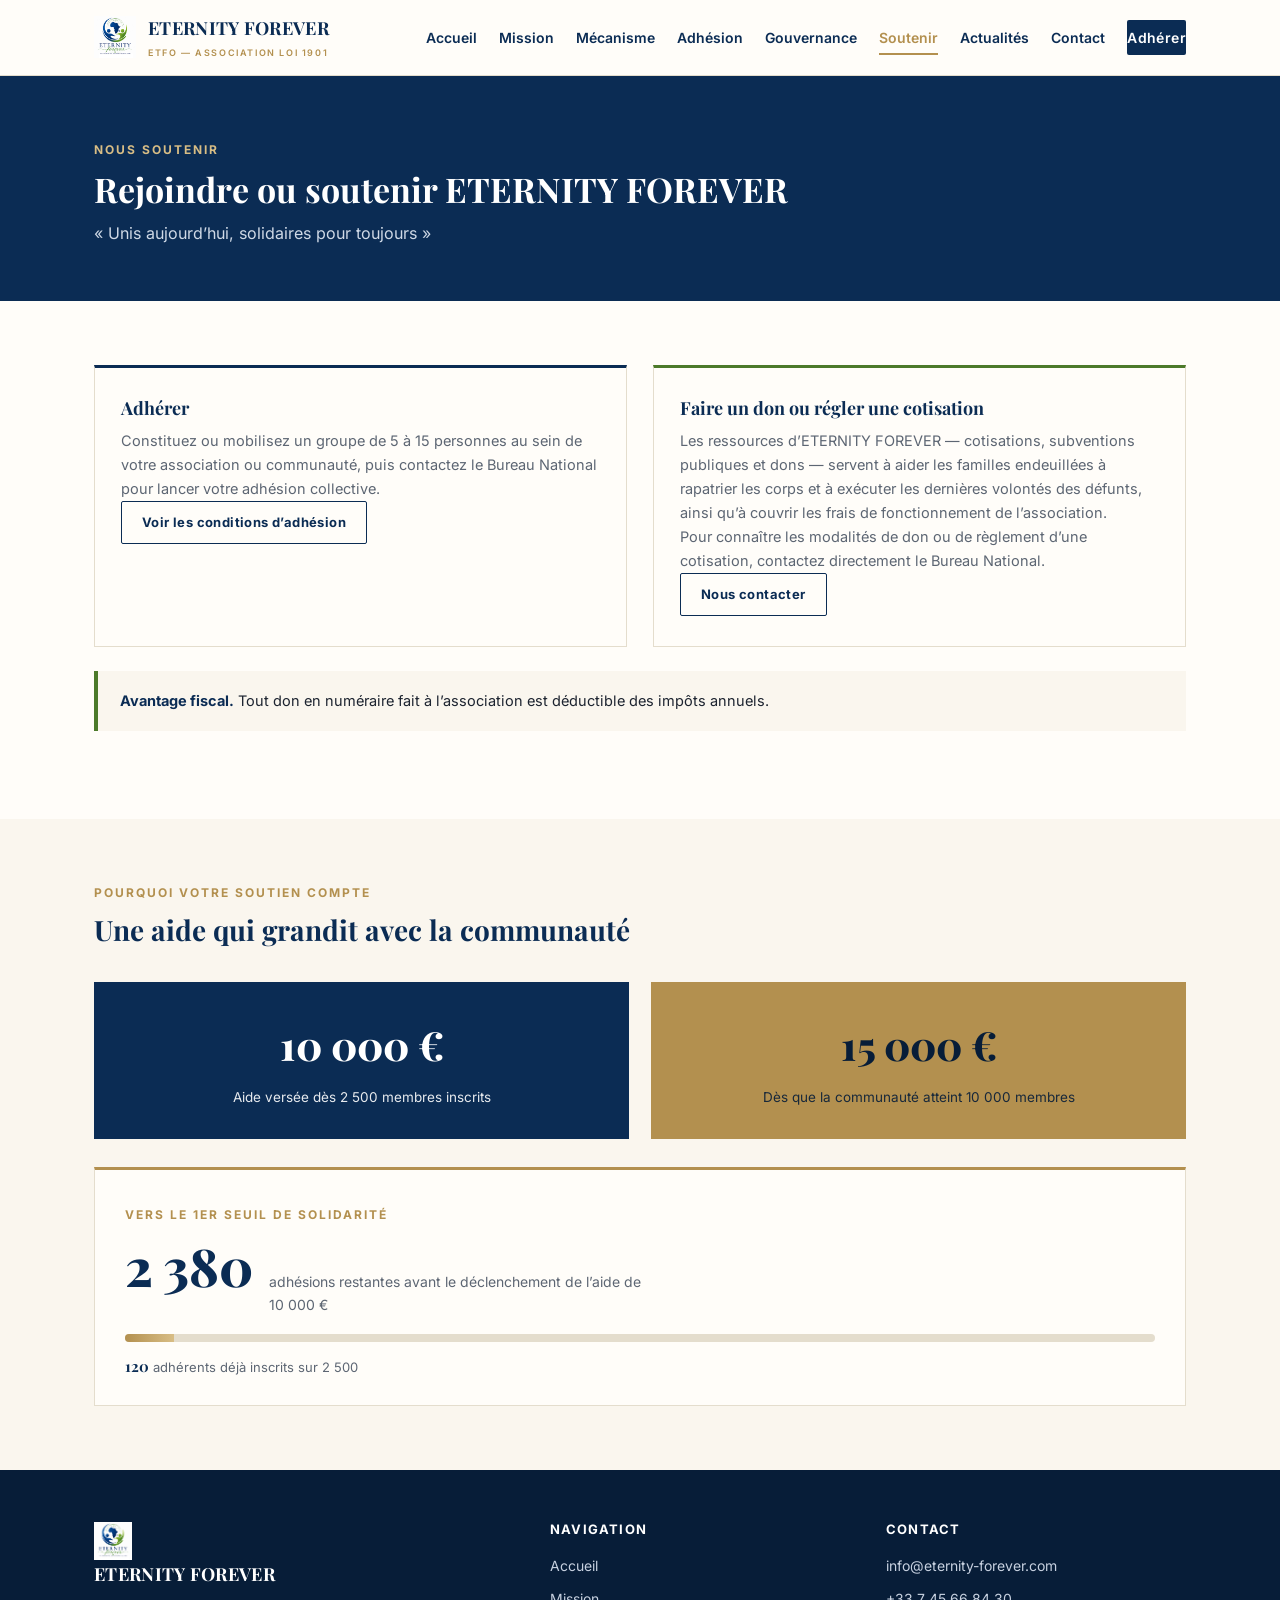
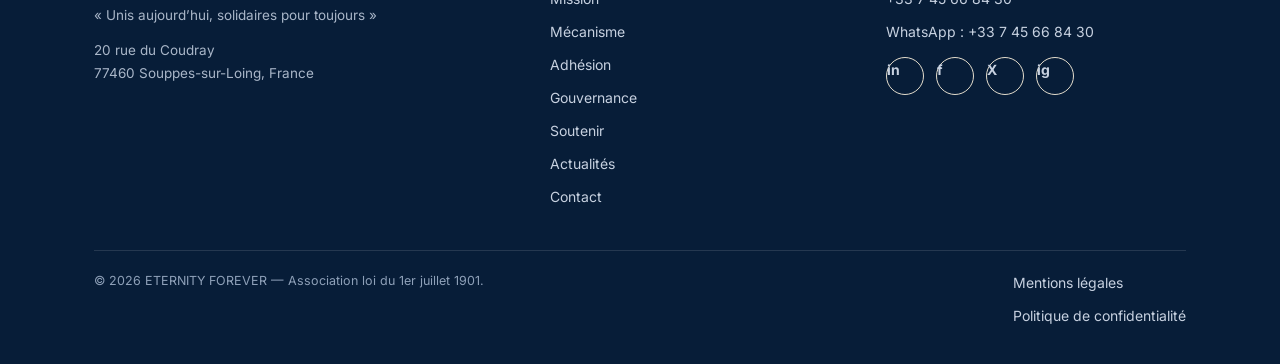
<file: soutenir.html>
<!DOCTYPE html>
<html lang="fr">
<head>
<meta charset="UTF-8">
<meta name="viewport" content="width=device-width, initial-scale=1.0">
<title>Nous soutenir | ETERNITY FOREVER</title>
<meta name="description" content="Adhérer, cotiser ou faire un don pour soutenir l'action d'ETERNITY FOREVER en faveur des familles endeuillées.">
<link rel="canonical" href="https://eternity-forever.com/soutenir.html">
<meta name="robots" content="index, follow">
<link rel="icon" type="image/png" href="assets/favicon.png">
<link rel="stylesheet" href="assets/styles.css?v=1793369944541">

<meta property="og:type" content="website">
<meta property="og:site_name" content="ETERNITY FOREVER">
<meta property="og:title" content="Nous soutenir | ETERNITY FOREVER">
<meta property="og:description" content="Adhérer, cotiser ou faire un don pour soutenir l'action d'ETERNITY FOREVER en faveur des familles endeuillées.">
<meta property="og:url" content="https://eternity-forever.com/soutenir.html">
<meta property="og:image" content="https://eternity-forever.com/assets/cover.png">
<meta property="og:locale" content="fr_FR">
<meta name="twitter:card" content="summary_large_image">
<meta name="twitter:title" content="Nous soutenir | ETERNITY FOREVER">
<meta name="twitter:description" content="Adhérer, cotiser ou faire un don pour soutenir l'action d'ETERNITY FOREVER en faveur des familles endeuillées.">
<meta name="twitter:image" content="https://eternity-forever.com/assets/cover.png">

<script type="application/ld+json">
{
  "@context": "https://schema.org",
  "@type": "NGO",
  "name": "ETERNITY FOREVER",
  "alternateName": "ETFO",
  "url": "https://eternity-forever.com/",
  "logo": "https://eternity-forever.com/assets/logo.jpg",
  "email": "info@eternity-forever.com",
  "telephone": "+33 7 45 66 84 30",
  "slogan": "Unis aujourd\u2019hui, solidaires pour toujours",
  "address": {
    "@type": "PostalAddress",
    "streetAddress": "20 rue du Coudray",
    "postalCode": "77460",
    "addressLocality": "Souppes-sur-Loing",
    "addressCountry": "FR"
  }
}
</script>
</head>
<body>
<a href="#main" class="skip-link">Aller au contenu</a>
<header class="site-header">
    <div class="bar">
      <a href="index.html" class="brand">
        <img src="assets/logo.jpg" alt="Logo ETERNITY FOREVER">
        <span class="name">ETERNITY FOREVER<small>ETFO — Association loi 1901</small></span>
      </a>
      <button class="navtoggle" aria-label="Ouvrir le menu" aria-expanded="false">
        <span></span><span></span><span></span>
      </button>
      <nav class="mainnav">
        <a href="index.html">Accueil</a>
        <a href="mission.html">Mission</a>
        <a href="mecanisme.html">Mécanisme</a>
        <a href="adhesion.html">Adhésion</a>
        <a href="gouvernance.html">Gouvernance</a>
        <a href="soutenir.html" class="active" aria-current="page">Soutenir</a>
        <a href="actualites.html">Actualités</a>
        <a href="contact.html">Contact</a>
        <a href="adhesion.html" class="cta-btn">Adhérer</a>
      </nav>
    </div>
  </header>
<main id="main">

  <section class="page-hero">
    <div class="container">
      <div class="kicker" style="color:var(--gold-light);">Nous soutenir</div>
      <h1>Rejoindre ou soutenir ETERNITY FOREVER</h1>
      <p>« Unis aujourd’hui, solidaires pour toujours »</p>
    </div>
  </section>

  <section class="block">
    <div class="container">
      <div class="grid2">
        <div class="pillar" style="border-top-color:var(--navy);">
          <h3>Adhérer</h3>
          <p>Constituez ou mobilisez un groupe de 5 à 15 personnes au sein de votre association ou communauté, puis contactez le Bureau National pour lancer votre adhésion collective.</p>
          <p><a href="adhesion.html" class="cta-btn ghost">Voir les conditions d’adhésion</a></p>
        </div>
        <div class="pillar" style="border-top-color:var(--green);">
          <h3>Faire un don ou régler une cotisation</h3>
          <p>Les ressources d’ETERNITY FOREVER — cotisations, subventions publiques et dons — servent à aider les familles endeuillées à rapatrier les corps et à exécuter les dernières volontés des défunts, ainsi qu’à couvrir les frais de fonctionnement de l’association.</p>
          <p>Pour connaître les modalités de don ou de règlement d’une cotisation, contactez directement le Bureau National.</p>
          <p><a href="contact.html" class="cta-btn ghost">Nous contacter</a></p>
        </div>
      </div>

      <div class="callout green"><b>Avantage fiscal.</b> Tout don en numéraire fait à l’association est déductible des impôts annuels.</div>
    </div>
  </section>

  <section class="block alt">
    <div class="container">
      <div class="section-head">
        <div class="kicker">Pourquoi votre soutien compte</div>
        <h2>Une aide qui grandit avec la communauté</h2>
      </div>
      <div class="stat-row">
        <div class="stat">
          <div class="amount">10 000 €</div>
          <div class="cond">Aide versée dès 2 500 membres inscrits</div>
        </div>
        <div class="stat alt">
          <div class="amount">15 000 €</div>
          <div class="cond">Dès que la communauté atteint 10 000 membres</div>
        </div>
      </div>

      <div class="countdown-box">
        <span class="cd-kicker">VERS LE 1ER SEUIL DE SOLIDARITÉ</span>
        <div class="cd-figures">
          <span class="cd-number">2 380</span>
          <span class="cd-caption">adhésions restantes avant le déclenchement de l’aide de 10 000 €</span>
        </div>
        <div class="cd-bar-track"><div class="cd-bar-fill" style="width:4.8%"></div></div>
        <div class="cd-foot"><strong>120</strong> adhérents déjà inscrits sur 2 500</div>
      </div>
    </div>
  </section>

</main>
<footer class="site-footer">
    <div class="container">
      <div class="footer-grid">
        <div>
          <a href="index.html" class="brand" style="margin-bottom:14px;">
            <img src="assets/logo.jpg" alt="Logo ETERNITY FOREVER" style="height:38px;">
            <span class="name">ETERNITY FOREVER</span>
          </a>
          <p>« Unis aujourd’hui, solidaires pour toujours »</p>
          <p>20 rue du Coudray<br>77460 Souppes-sur-Loing, France</p>
        </div>
        <div>
          <h4>Navigation</h4>
          <a href="index.html">Accueil</a>
          <a href="mission.html">Mission</a>
          <a href="mecanisme.html">Mécanisme</a>
          <a href="adhesion.html">Adhésion</a>
          <a href="gouvernance.html">Gouvernance</a>
          <a href="soutenir.html">Soutenir</a>
          <a href="actualites.html">Actualités</a>
          <a href="contact.html">Contact</a>
        </div>
        <div>
          <h4>Contact</h4>
          <a href="mailto:info@eternity-forever.com">info@eternity-forever.com</a>
          <a href="tel:+33745668430">+33 7 45 66 84 30</a>
          <a href="https://wa.me/33745668430" target="_blank" rel="noopener">WhatsApp : +33 7 45 66 84 30</a>
          <div class="social-row" aria-label="Réseaux sociaux d'ETERNITY FOREVER">
            <a href="#" title="LinkedIn (lien à compléter)">in</a>
            <a href="#" title="Facebook (lien à compléter)">f</a>
            <a href="#" title="X (lien à compléter)">X</a>
            <a href="#" title="Instagram (lien à compléter)">ig</a>
          </div>
        </div>
      </div>
      <div class="footer-bottom">
        <span>© 2026 ETERNITY FOREVER — Association loi du 1er juillet 1901.</span>
        <span><a href="mentions-legales.html">Mentions légales</a><a href="confidentialite.html">Politique de confidentialité</a></span>
      </div>
    </div>
  </footer>
<script src="assets/main.js?v=1793369944541"></script>
</body>
</html>
</file>
<file: assets/styles.css>
/* ==========================================================================
   ETERNITY FOREVER — feuille de style du site
   ========================================================================== */

@font-face { font-family:'Playfair'; src:url('fonts/Playfair-400.ttf') format('truetype'); font-weight:400; font-style:normal; font-display:swap; }
@font-face { font-family:'Playfair'; src:url('fonts/Playfair-500.ttf') format('truetype'); font-weight:500; font-style:normal; font-display:swap; }
@font-face { font-family:'Playfair'; src:url('fonts/Playfair-600.ttf') format('truetype'); font-weight:600; font-style:normal; font-display:swap; }
@font-face { font-family:'Playfair'; src:url('fonts/Playfair-700.ttf') format('truetype'); font-weight:700; font-style:normal; font-display:swap; }
@font-face { font-family:'Playfair'; src:url('fonts/Playfair-800.ttf') format('truetype'); font-weight:800; font-style:normal; font-display:swap; }
@font-face { font-family:'Playfair'; src:url('fonts/Playfair-900.ttf') format('truetype'); font-weight:900; font-style:normal; font-display:swap; }
@font-face { font-family:'Inter'; src:url('fonts/Inter-300.ttf') format('truetype'); font-weight:300; font-style:normal; font-display:swap; }
@font-face { font-family:'Inter'; src:url('fonts/Inter-400.ttf') format('truetype'); font-weight:400; font-style:normal; font-display:swap; }
@font-face { font-family:'Inter'; src:url('fonts/Inter-500.ttf') format('truetype'); font-weight:500; font-style:normal; font-display:swap; }
@font-face { font-family:'Inter'; src:url('fonts/Inter-600.ttf') format('truetype'); font-weight:600; font-style:normal; font-display:swap; }
@font-face { font-family:'Inter'; src:url('fonts/Inter-700.ttf') format('truetype'); font-weight:700; font-style:normal; font-display:swap; }
@font-face { font-family:'Inter'; src:url('fonts/Inter-800.ttf') format('truetype'); font-weight:800; font-style:normal; font-display:swap; }

:root{
  --navy:#0b2c54;
  --navy-deep:#071d38;
  --green:#4c7a2a;
  --green-deep:#3a5e20;
  --gold:#b3904f;
  --gold-light:#d8bd85;
  --cream:#faf6ee;
  --paper:#fffdf9;
  --ink:#1d2430;
  --muted:#5d6673;
  --hair:#e4ddcd;
  --maxw:1140px;
}

*{ box-sizing:border-box; }
html{ scroll-behavior:smooth; }
body{
  margin:0;
  font-family:'Inter',Arial,sans-serif;
  color:var(--ink);
  background:var(--paper);
  line-height:1.65;
  -webkit-font-smoothing:antialiased;
}
img{ max-width:100%; display:block; }
a{ color:inherit; text-decoration:none; }
h1,h2,h3,h4{ font-family:'Playfair',Georgia,serif; color:var(--navy); margin:0 0 0.5em; line-height:1.2; }
p{ margin:0 0 1em; }
.container{ max-width:var(--maxw); margin:0 auto; padding:0 24px; }
.kicker{ font-size:12px; letter-spacing:2px; text-transform:uppercase; color:var(--gold); font-weight:700; margin-bottom:10px; }
.rule{ width:56px; height:3px; background:var(--gold); margin:18px 0 28px; border:none; }
.rule.center{ margin-left:auto; margin-right:auto; }

/* ---------- Header ---------- */
.site-header{
  position:sticky; top:0; z-index:50;
  background:rgba(255,253,249,.94);
  backdrop-filter:blur(6px);
  border-bottom:1px solid var(--hair);
}
.site-header .bar{ display:flex; align-items:center; justify-content:space-between; padding:14px 24px; max-width:var(--maxw); margin:0 auto; }
.brand{ display:flex; align-items:center; gap:12px; }
.brand img{ height:42px; width:auto; }
.brand .name{ font-family:'Playfair',serif; font-weight:700; color:var(--navy); font-size:18px; letter-spacing:.3px; }
.brand .name small{ display:block; font-family:'Inter',sans-serif; font-weight:600; letter-spacing:1.6px; text-transform:uppercase; font-size:9px; color:var(--gold); margin-top:2px; }

nav.mainnav{ display:flex; align-items:center; gap:22px; }
nav.mainnav a{ font-size:14px; font-weight:600; color:var(--navy); position:relative; padding:6px 0; white-space:nowrap; }
nav.mainnav a.active{ color:var(--gold); }
nav.mainnav a::after{ content:""; position:absolute; left:0; right:0; bottom:0; height:2px; background:var(--gold); transform:scaleX(0); transition:transform .2s; }
nav.mainnav a:hover::after, nav.mainnav a.active::after{ transform:scaleX(1); }
.cta-btn{ display:inline-block; background:var(--navy); color:#fff !important; padding:10px 20px; border-radius:2px; font-size:13px; font-weight:700; letter-spacing:.4px; }
.cta-btn:hover{ background:var(--navy-deep); }
.cta-btn.ghost{ background:transparent; color:var(--navy) !important; border:1.5px solid var(--navy); }
.cta-btn.ghost:hover{ background:var(--navy); color:#fff !important; }
/* Variantes pour boutons sur fond sombre (hero, cta-band, ...) */
.cta-btn.light{ background:var(--gold); color:var(--navy-deep) !important; }
.cta-btn.light:hover{ background:var(--gold-light); }
.cta-btn.outline{ background:transparent; border:1.5px solid rgba(255,255,255,.55); color:#fff !important; }
.cta-btn.outline:hover{ background:rgba(255,255,255,.1); }

.navtoggle{ display:none; background:none; border:none; cursor:pointer; padding:8px; }
.navtoggle span{ display:block; width:24px; height:2px; background:var(--navy); margin:5px 0; transition:.2s; }

@media (max-width:900px){
  nav.mainnav{
    position:fixed; inset:64px 0 0 0; background:var(--paper);
    flex-direction:column; align-items:flex-start; gap:0;
    padding:12px 24px; transform:translateX(100%); transition:transform .25s ease;
    overflow-y:auto;
  }
  nav.mainnav.open{ transform:translateX(0); }
  nav.mainnav a{ width:100%; padding:14px 0; border-bottom:1px solid var(--hair); }
  nav.mainnav .cta-btn{ margin-top:16px; text-align:center; width:100%; }
  .navtoggle{ display:block; }
}

/* ---------- Hero ---------- */
.hero{
  position:relative; color:#fff; overflow:hidden;
  background-image:
    linear-gradient(90deg, var(--navy) 0%, var(--navy) 32%, rgba(11,44,84,.72) 52%, rgba(11,44,84,.18) 72%, rgba(11,44,84,0) 88%),
    url('hero-family.jpg');
  background-size: cover;
  background-position: center right;
  background-repeat: no-repeat;
  min-height:560px;
  display:flex;
  align-items:center;
}
.hero-inner{ position:relative; z-index:1; max-width:var(--maxw); margin:0 auto; padding:96px 24px 84px; width:100%; }
.hero .eyebrow{ font-size:12px; letter-spacing:2.5px; text-transform:uppercase; color:var(--gold-light); font-weight:700; margin-bottom:18px; }
.hero h1{ color:#fff; font-size:44px; max-width:720px; margin-bottom:20px; }
.hero .lead{ color:#dbe3ee; font-size:18px; max-width:560px; margin-bottom:34px; }
.hero .actions{ display:flex; gap:14px; flex-wrap:wrap; }
.hero .cta-btn.light{ background:var(--gold); color:var(--navy-deep) !important; }
.hero .cta-btn.light:hover{ background:var(--gold-light); }
.hero .cta-btn.outline{ border:1.5px solid rgba(255,255,255,.55); color:#fff !important; }
.hero .cta-btn.outline:hover{ background:rgba(255,255,255,.1); }
@media (max-width:600px){ .hero{ min-height:440px; } .hero h1{ font-size:32px; } .hero-inner{ padding:70px 20px 56px; } }

/* Visitor counter band (accueil uniquement) */
.visitor-band{ background:var(--paper); border-bottom:1px solid var(--hair); padding:20px 24px; }
.visitor-band .vb-inner{
  max-width:var(--maxw); margin:0 auto; display:flex; align-items:center; justify-content:center;
  gap:14px; text-align:center; flex-wrap:wrap;
}
.visitor-band .vb-icon{ color:var(--gold); flex-shrink:0; display:flex; }
.visitor-band .vb-icon svg{ width:22px; height:22px; }
.visitor-band .vb-count{ font-family:'Playfair',serif; font-weight:800; font-size:24px; color:var(--navy); }
.visitor-band .vb-label{ font-size:13.5px; color:var(--muted); }
@media (max-width:600px){ .visitor-band .vb-label{ font-size:12.5px; } }

.page-hero{ background:var(--navy); color:#fff; padding:64px 24px 54px; }
.page-hero .container{ max-width:var(--maxw); }
.page-hero h1{ color:#fff; font-size:34px; margin-bottom:10px; }
.page-hero p{ color:#cfd9e6; max-width:640px; font-size:16px; margin:0; }

/* ---------- Sections ---------- */
section.block{ padding:64px 24px; }
section.block.tight{ padding:44px 24px; }
section.block.alt{ background:var(--cream); }
.section-head{ max-width:640px; margin-bottom:36px; }
.section-head h2{ font-size:28px; }

/* Pillars / cards */
.grid3{ display:grid; grid-template-columns:repeat(3,1fr); gap:26px; }
.grid2{ display:grid; grid-template-columns:repeat(2,1fr); gap:26px; }
@media (max-width:820px){ .grid3, .grid2{ grid-template-columns:1fr; } }

.pillar{ background:var(--paper); border:1px solid var(--hair); padding:30px 26px; border-top:3px solid var(--gold); }
.pillar .pnum{ font-family:'Playfair',serif; font-size:30px; color:var(--gold); font-weight:700; margin-bottom:10px; }
.pillar h3{ font-size:18px; margin-bottom:10px; }
.pillar p{ color:var(--muted); font-size:14.5px; margin:0; }

/* Stats */
.stat-row{ display:flex; gap:22px; flex-wrap:wrap; margin:28px 0; }
.stat{ flex:1; min-width:220px; background:var(--navy); color:#fff; padding:30px 26px; text-align:center; }
.stat.alt{ background:var(--gold); color:var(--navy-deep); }
.stat .amount{ font-family:'Playfair',serif; font-size:40px; font-weight:800; margin-bottom:8px; }
.stat .cond{ font-size:13.5px; opacity:.9; }

/* Compte à rebours vers le 1er seuil de solidarité (2 500 membres) */
.countdown-box{ background:var(--paper); border:1px solid var(--hair); border-top:3px solid var(--gold); padding:30px 30px 26px; }
.cd-kicker{ font-size:12px; letter-spacing:2px; text-transform:uppercase; color:var(--gold); font-weight:700; }
.cd-figures{ display:flex; align-items:baseline; gap:16px; flex-wrap:wrap; margin:14px 0 18px; }
.cd-number{ font-family:'Playfair',serif; font-weight:800; font-size:52px; color:var(--navy); line-height:1; }
.cd-caption{ font-size:14px; color:var(--muted); max-width:380px; }
.cd-bar-track{ height:8px; background:var(--hair); border-radius:4px; overflow:hidden; }
.cd-bar-fill{ height:100%; width:0%; background:linear-gradient(90deg,var(--gold),var(--gold-light)); transition:width .6s ease; }
.cd-foot{ margin-top:12px; font-size:13px; color:var(--muted); }
.cd-foot strong{ color:var(--navy); font-family:'Playfair',serif; font-size:15px; font-weight:700; }

/* Flow / steps */
.flow{ display:flex; align-items:stretch; gap:18px; margin:30px 0; flex-wrap:wrap; }
.flow .step{ flex:1; min-width:200px; background:var(--paper); border:1px solid var(--hair); padding:22px; }
.flow .step h4{ font-size:15px; margin-bottom:8px; }
.flow .step p{ font-size:13.5px; color:var(--muted); margin:0; }
.flow .arrow{ display:flex; align-items:center; justify-content:center; color:var(--gold); font-size:22px; font-weight:700; }
@media (max-width:820px){ .flow{ flex-direction:column; } .flow .arrow{ transform:rotate(90deg); } }

.steps{ counter-reset:step; margin:28px 0; }
.step-item{ display:flex; gap:18px; padding:18px 0; border-bottom:1px solid var(--hair); }
.step-item:last-child{ border-bottom:none; }
.step-item .sn{ flex:0 0 auto; width:36px; height:36px; border-radius:50%; background:var(--navy); color:#fff; display:flex; align-items:center; justify-content:center; font-family:'Playfair',serif; font-weight:700; }
.step-item h4{ font-size:15.5px; margin-bottom:4px; }
.step-item p{ font-size:14px; color:var(--muted); margin:0; }

/* Callouts */
.callout{ background:var(--cream); border-left:4px solid var(--gold); padding:18px 22px; margin:24px 0; font-size:14.5px; color:var(--ink); }
.callout.green{ border-left-color:var(--green); }
.callout b{ color:var(--navy); }

/* Info table */
table.info{ width:100%; border-collapse:collapse; margin:22px 0; font-size:14px; }
table.info th{ text-align:left; background:var(--navy); color:#fff; padding:10px 14px; font-family:'Playfair',serif; font-weight:700; font-size:14px; }
table.info td{ padding:11px 14px; border-bottom:1px solid var(--hair); vertical-align:top; }
table.info td.k{ font-weight:700; color:var(--navy); width:34%; }

/* Document officiel (capture + lien PDF) */
.doc-showcase{ display:flex; gap:28px; align-items:flex-start; background:var(--paper); border:1px solid var(--hair); border-top:3px solid var(--navy); padding:28px; margin:28px 0; flex-wrap:wrap; }
.doc-showcase .doc-thumb{ flex:0 0 200px; display:block; }
.doc-showcase .doc-thumb img{ width:100%; border:1px solid var(--hair); }
.doc-showcase .doc-info{ flex:1; min-width:240px; }
.doc-showcase .doc-label{ font-size:11px; letter-spacing:1.6px; text-transform:uppercase; color:var(--gold); font-weight:700; margin-bottom:8px; }
.doc-showcase .doc-info h3{ font-size:17px; margin-bottom:10px; }
.doc-showcase .doc-info p{ font-size:14px; color:var(--muted); margin:0 0 18px; }
@media (max-width:600px){ .doc-showcase{ flex-direction:column; padding:22px; } .doc-showcase .doc-thumb{ flex:0 0 auto; max-width:220px; margin:0 auto; } }

/* Org chart */
.org{ display:flex; flex-direction:column; align-items:center; gap:0; margin:34px 0; }
.org-box{ width:100%; max-width:560px; border:1.5px solid var(--navy); padding:16px 22px; text-align:center; background:var(--paper); }
.org-box.dashed{ border-style:dashed; }
.org-box .t{ font-family:'Playfair',serif; font-weight:700; color:var(--navy); font-size:16px; }
.org-box .s{ font-size:13px; color:var(--muted); margin-top:4px; }
.org-connector{ width:2px; height:26px; background:var(--gold); }

/* Person cards */
.person{ background:var(--paper); border:1px solid var(--hair); text-align:center; padding:0 0 26px; overflow:hidden; }
.person .top-band{ height:6px; background:linear-gradient(90deg,var(--gold),var(--green)); }
.person .initials{ width:64px; height:64px; border-radius:50%; background:var(--navy); color:#fff; display:flex; align-items:center; justify-content:center; font-family:'Playfair',serif; font-weight:700; font-size:20px; margin:24px auto 14px; }
.person .role{ font-size:11px; letter-spacing:1.6px; text-transform:uppercase; color:var(--gold); font-weight:700; }
.person .name{ font-family:'Playfair',serif; font-weight:700; color:var(--navy); font-size:18px; margin:8px 0 12px; }
.person .desc{ font-size:13.5px; color:var(--muted); padding:0 22px; }

/* Contact */
.contact-grid{ display:grid; grid-template-columns:repeat(3,1fr); gap:26px; margin:30px 0; }
@media (max-width:820px){ .contact-grid{ grid-template-columns:1fr; } }
.contact-card{ background:var(--paper); border:1px solid var(--hair); padding:22px; }
.contact-card .lbl{ font-size:11px; letter-spacing:1.4px; text-transform:uppercase; color:var(--gold); font-weight:700; margin-bottom:8px; }
.contact-card .val{ font-size:15px; color:var(--ink); font-weight:600; }
.contact-card a.val{ color:var(--navy); }
.contact-card .note{ font-size:13px; color:var(--muted); margin-top:8px; line-height:1.5; }
.contact-card .note a{ color:var(--green); font-weight:600; }

form.contact-form{ display:grid; gap:16px; max-width:640px; margin-top:24px; }
form.contact-form label{ font-size:13px; font-weight:700; color:var(--navy); display:block; margin-bottom:6px; }
form.contact-form input, form.contact-form textarea, form.contact-form select{
  width:100%; padding:12px 14px; border:1px solid var(--hair); background:var(--paper);
  font-family:'Inter',sans-serif; font-size:14px; color:var(--ink);
}
form.contact-form textarea{ min-height:140px; resize:vertical; }
form.contact-form button{ justify-self:start; }
.form-row2{ display:grid; grid-template-columns:1fr 1fr; gap:16px; }
@media (max-width:600px){ .form-row2{ grid-template-columns:1fr; } }
.form-note{ font-size:12.5px; color:var(--muted); }

.social-row{ display:flex; gap:12px; margin-top:14px; }
.social-row a{ width:38px; height:38px; border:1px solid var(--hair); border-radius:50%; display:flex; align-items:center; justify-content:center; font-size:13px; font-weight:700; color:var(--navy); }
.social-row a:hover{ background:var(--navy); color:#fff; border-color:var(--navy); }

/* CTA banner */
.cta-band{ background:var(--navy); color:#fff; padding:56px 24px; text-align:center; }
.cta-band h2{ color:#fff; margin-bottom:14px; }
.cta-band p{ color:#cfd9e6; max-width:560px; margin:0 auto 26px; }
.cta-band .actions{ display:flex; gap:14px; justify-content:center; flex-wrap:wrap; }

/* Notice / placeholder box */
.notice-box{ border:1.5px dashed var(--gold); background:var(--cream); padding:40px 30px; text-align:center; max-width:640px; margin:20px auto; }
.notice-box h3{ margin-bottom:10px; }
.notice-box p{ color:var(--muted); margin:0; }

/* Footer */
footer.site-footer{ background:var(--navy-deep); color:#c7d1e0; padding:52px 24px 26px; }
footer.site-footer .container{ max-width:var(--maxw); }
.footer-grid{ display:grid; grid-template-columns:1.4fr 1fr 1fr; gap:36px; margin-bottom:32px; }
@media (max-width:820px){ .footer-grid{ grid-template-columns:1fr; } }
footer.site-footer .brand .name{ color:#fff; }
footer.site-footer h4{ color:#fff; font-family:'Inter',sans-serif; font-size:13px; letter-spacing:1.2px; text-transform:uppercase; margin-bottom:16px; }
footer.site-footer a{ display:block; font-size:14px; color:#c7d1e0; margin-bottom:10px; }
footer.site-footer a:hover{ color:var(--gold-light); }
footer.site-footer p{ font-size:13.5px; color:#a9b6c8; }
.footer-bottom{ border-top:1px solid rgba(255,255,255,.12); padding-top:20px; display:flex; justify-content:space-between; flex-wrap:wrap; gap:10px; font-size:12.5px; color:#8ea0b8; }
.footer-bottom a{ color:#8ea0b8; display:inline; margin:0 0 0 16px; }

.skip-link{ position:absolute; left:-999px; top:0; background:var(--navy); color:#fff; padding:10px 16px; z-index:100; }
.skip-link:focus{ left:8px; top:8px; }

.legal-content{ max-width:760px; margin:0 auto; }
.legal-content h2{ font-size:20px; margin-top:34px; }
.legal-content p, .legal-content li{ color:var(--ink); font-size:14.5px; }
.legal-content ul{ padding-left:20px; }
</file>
